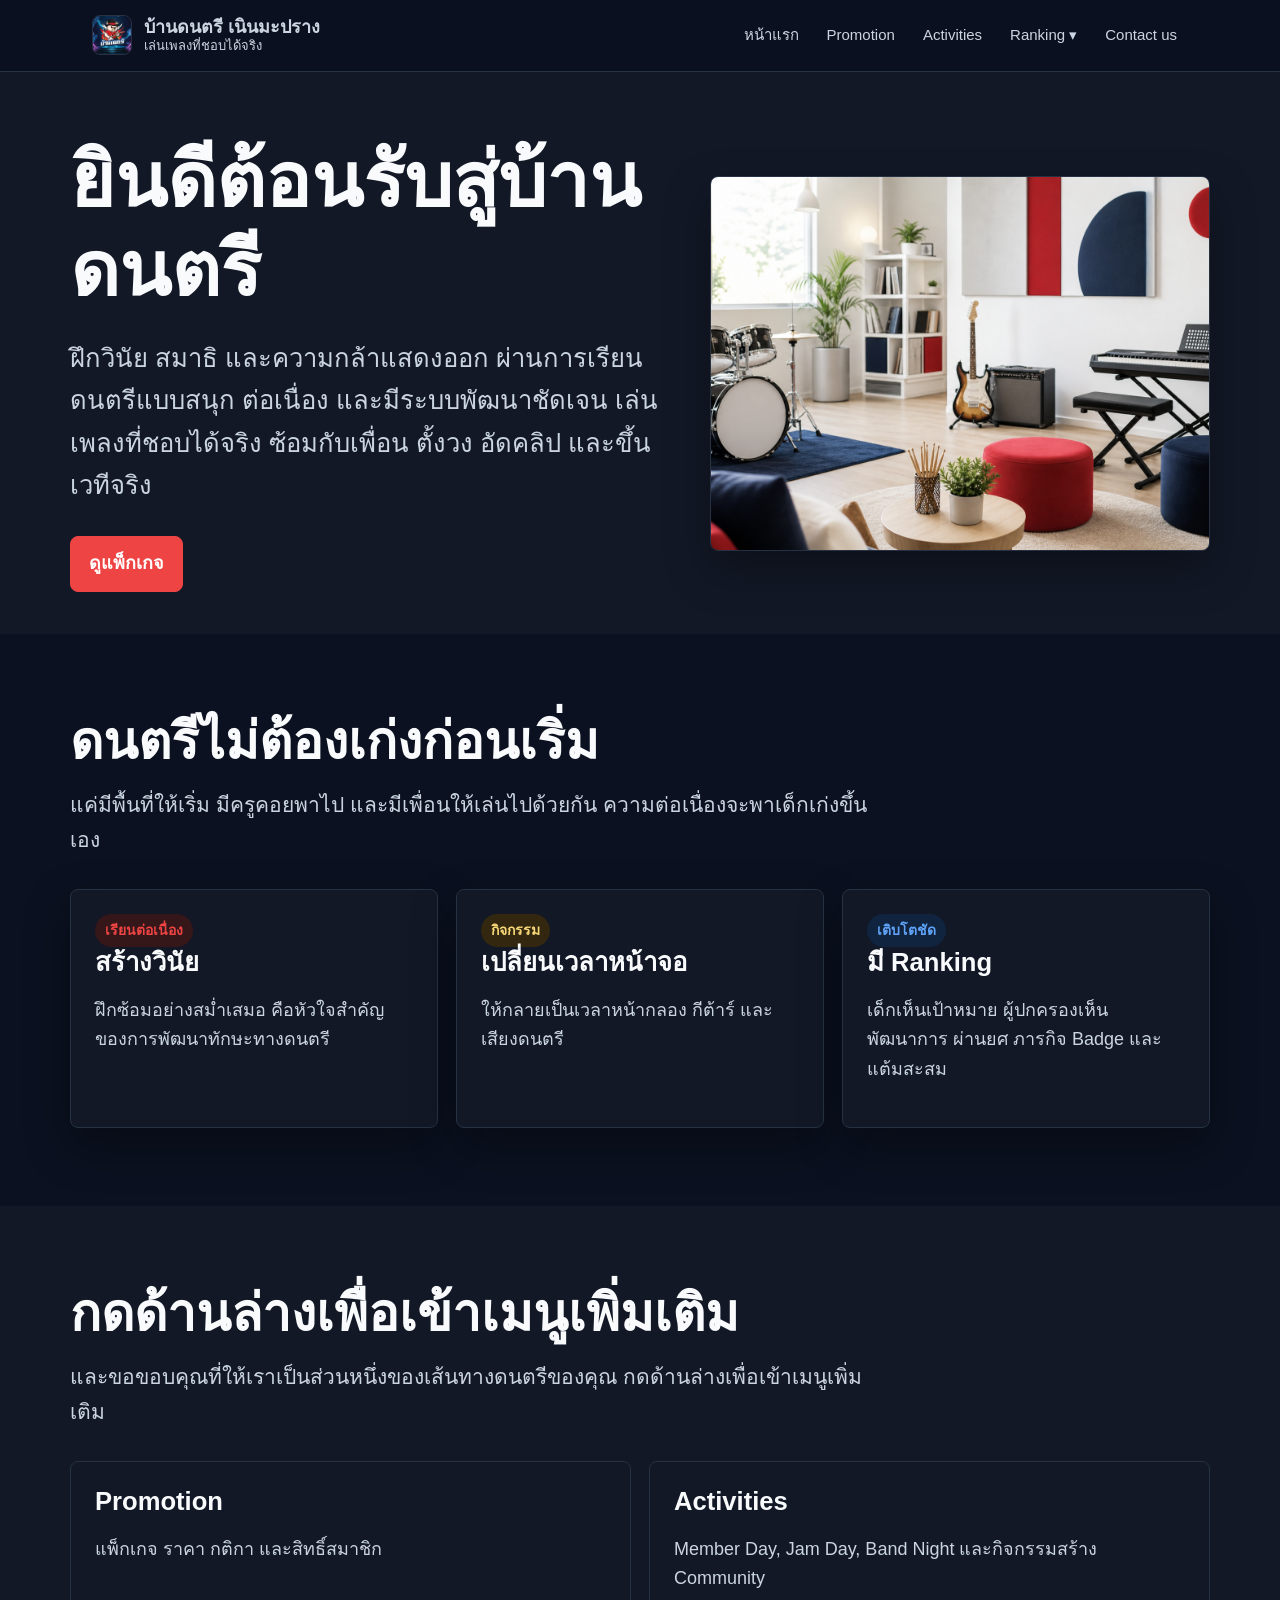
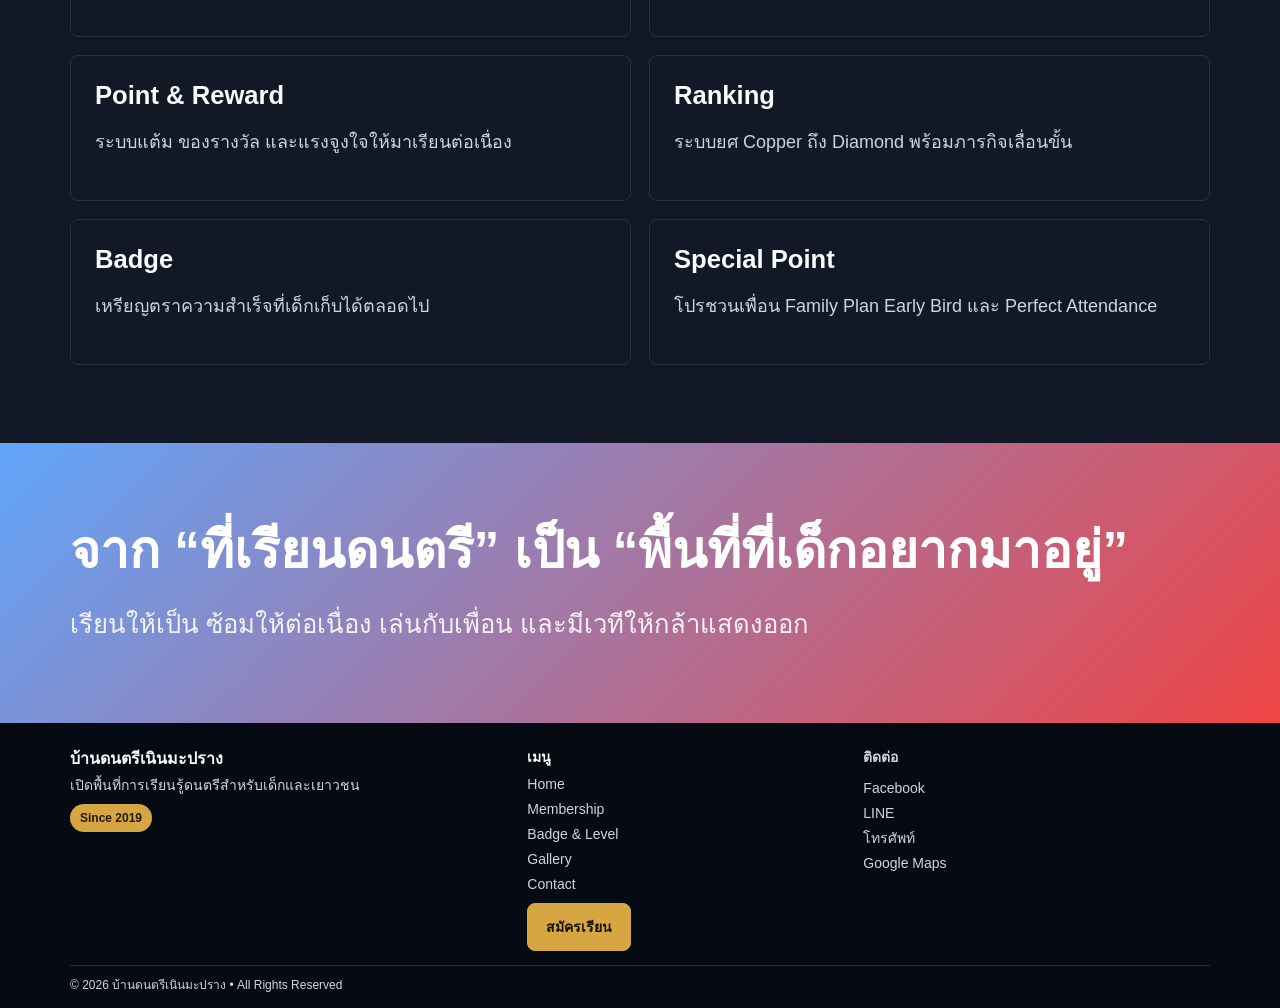
<file: index.html>
﻿<!doctype html>
<html lang="th">
  <head>
    <meta charset="utf-8">
    <meta name="viewport" content="width=device-width, initial-scale=1">
    <title>บ้านดนตรี เนินมะปราง | พื่นที่ดีดีสำหรับเด็กๆ </title>
    <meta name="description" content="เรียน ซ้อม เล่นจริง ขึ้นเวทีจริง ในที่เดียว ระบบสมาชิกบ้านดนตรี เนินมะปราง">
    <link rel="stylesheet" href="assets/styles.css">
  </head>
  <body>
    <header class="site-header">
      <nav class="nav" aria-label="เมนูหลัก">
        <a class="brand" href="index.html">
          <img class="brand-mark" src="assets/logo/logo.jpg" alt="โลโก้บ้านดนตรีเนินมะปราง">
          <span><strong>บ้านดนตรี เนินมะปราง</strong><span>เล่นเพลงที่ชอบได้จริง</span></span>
        </a>
        <button class="nav-toggle" type="button" aria-label="เปิดเมนู" aria-expanded="false">☰</button>
        <div class="nav-links">
  <a href="index.html">หน้าแรก</a>
  <a href="promotion.html">Promotion</a>
  <a href="activities.html">Activities</a>
  <div class="dropdown">
    <button class="dropdown-toggle" type="button" aria-expanded="false">Ranking ▾</button>
    <div class="dropdown-menu">
      <a href="point-reward.html">Point and Reward</a>
      <a href="ranking.html">Ranking</a>
      <a href="badge.html">Badge</a>
      <a href="special-point.html">Special Point</a>
    </div>
  </div>
  <a href="https://www.facebook.com/KruNad">Contact us</a>
</div></nav>
    </header>

    <main>
      <section class="hero">
        <div class="hero-grid">
          <div class="hero-copy">
            
            <h1>ยินดีต้อนรับสู่บ้านดนตรี</h1>
            <p class="lead">ฝึกวินัย สมาธิ และความกล้าแสดงออก
ผ่านการเรียนดนตรีแบบสนุก ต่อเนื่อง และมีระบบพัฒนาชัดเจน
เล่นเพลงที่ชอบได้จริง
ซ้อมกับเพื่อน ตั้งวง อัดคลิป และขึ้นเวทีจริง
</p>
            <div class="hero-actions">
              <a class="button" href="promotion.html">ดูแพ็กเกจ</a>
            </div>
          </div>
          <div class="hero-media">
            <img src="assets/music-room-hero.png" alt="ห้องดนตรีสว่างสะอาดพร้อมเครื่องดนตรีสำหรับเรียนและซ้อม">
          </div>
        </div>
      </section>

      <section class="section alt">
        <div class="container">
          <div class="section-head">
            <h2>ดนตรีไม่ต้องเก่งก่อนเริ่ม</h2>
            <p>แค่มีพื้นที่ให้เริ่ม มีครูคอยพาไป และมีเพื่อนให้เล่นไปด้วยกัน ความต่อเนื่องจะพาเด็กเก่งขึ้นเอง</p>
          </div>
          <div class="grid">
            <article class="card feature">
              <span class="tag red">เรียนต่อเนื่อง</span>
              <h3>สร้างวินัย</h3>
              <p>ฝึกซ้อมอย่างสม่ำเสมอ คือหัวใจสำคัญของการพัฒนาทักษะทางดนตรี</p>
            </article>
            <article class="card feature">
              <span class="tag gold">กิจกรรม</span>
              <h3>เปลี่ยนเวลาหน้าจอ</h3>
              <p>ให้กลายเป็นเวลาหน้ากลอง กีต้าร์ และเสียงดนตรี</p>
            </article>
            <article class="card feature">
              <span class="tag">เติบโตชัด</span>
              <h3>มี Ranking</h3>
              <p>เด็กเห็นเป้าหมาย ผู้ปกครองเห็นพัฒนาการ ผ่านยศ ภารกิจ Badge และแต้มสะสม</p>
            </article>
          </div>
        </div>
      </section>

      <section class="section">
        <div class="container">
          <div class="section-head">
            <h2>กดด้านล่างเพื่อเข้าเมนูเพิ่มเติม</h2>
            <p>และขอขอบคุณที่ให้เราเป็นส่วนหนึ่งของเส้นทางดนตรีของคุณ กดด้านล่างเพื่อเข้าเมนูเพิ่มเติม </p>
          </div>
          <div class="grid two">
            <a class="card" href="promotion.html"><h3>Promotion</h3><p>แพ็กเกจ ราคา กติกา และสิทธิ์สมาชิก</p></a>
            <a class="card" href="activities.html"><h3>Activities</h3><p>Member Day, Jam Day, Band Night และกิจกรรมสร้าง Community</p></a>
            <a class="card" href="point-reward.html"><h3>Point & Reward</h3><p>ระบบแต้ม ของรางวัล และแรงจูงใจให้มาเรียนต่อเนื่อง</p></a>
            <a class="card" href="ranking.html"><h3>Ranking</h3><p>ระบบยศ Copper ถึง Diamond พร้อมภารกิจเลื่อนขั้น</p></a>
            <a class="card" href="badge.html"><h3>Badge</h3><p>เหรียญตราความสำเร็จที่เด็กเก็บได้ตลอดไป</p></a>
            <a class="card" href="special-point.html"><h3>Special Point</h3><p>โปรชวนเพื่อน Family Plan Early Bird และ Perfect Attendance</p></a>
          </div>
        </div>
      </section>

      <section class="section quote-band">
        <div class="container">
          <h2>จาก “ที่เรียนดนตรี” เป็น “พื้นที่ที่เด็กอยากมาอยู่”</h2>
          <p class="lead">เรียนให้เป็น ซ้อมให้ต่อเนื่อง เล่นกับเพื่อน และมีเวทีให้กล้าแสดงออก</p>
        </div>
      </section>
    </main>

    <footer class="site-footer" id="contact-footer">
  <div class="footer-grid">
    <div class="footer-brand">
      <strong>บ้านดนตรีเนินมะปราง</strong>
      <p>เปิดพื้นที่การเรียนรู้ดนตรีสำหรับเด็กและเยาวชน</p>
      <span class="footer-since">Since 2019</span>
    </div>
    <div>
      <p class="footer-title">เมนู</p>
      <div class="footer-links">
        <a href="index.html">Home</a>
        <a href="promotion.html">Membership</a>
        <a href="ranking.html">Badge &amp; Level</a>
        <a href="activities.html">Gallery</a>
        <a href="#contact-footer">Contact</a>
      </div>
      <div class="footer-apply">
        <a class="button gold" href="promotion.html">สมัครเรียน</a>
      </div>
    </div>
    <div class="footer-contact">
      <p class="footer-title">ติดต่อ</p>
      <a href="https://www.facebook.com/KruNad">Facebook</a>
      <a href="#">LINE</a>
      <a href="tel:">โทรศัพท์</a>
      <a href="https://maps.app.goo.gl/mKaxBHQPnWAKDWCU8">Google Maps</a>
    </div>
  </div>
  <div class="footer-bottom">© 2026 บ้านดนตรีเนินมะปราง • All Rights Reserved</div>
</footer>
    <button class="to-top" type="button" aria-label="กลับขึ้นด้านบน">↑</button>
    <script src="assets/script.js"></script>
  </body>
</html>
</file>
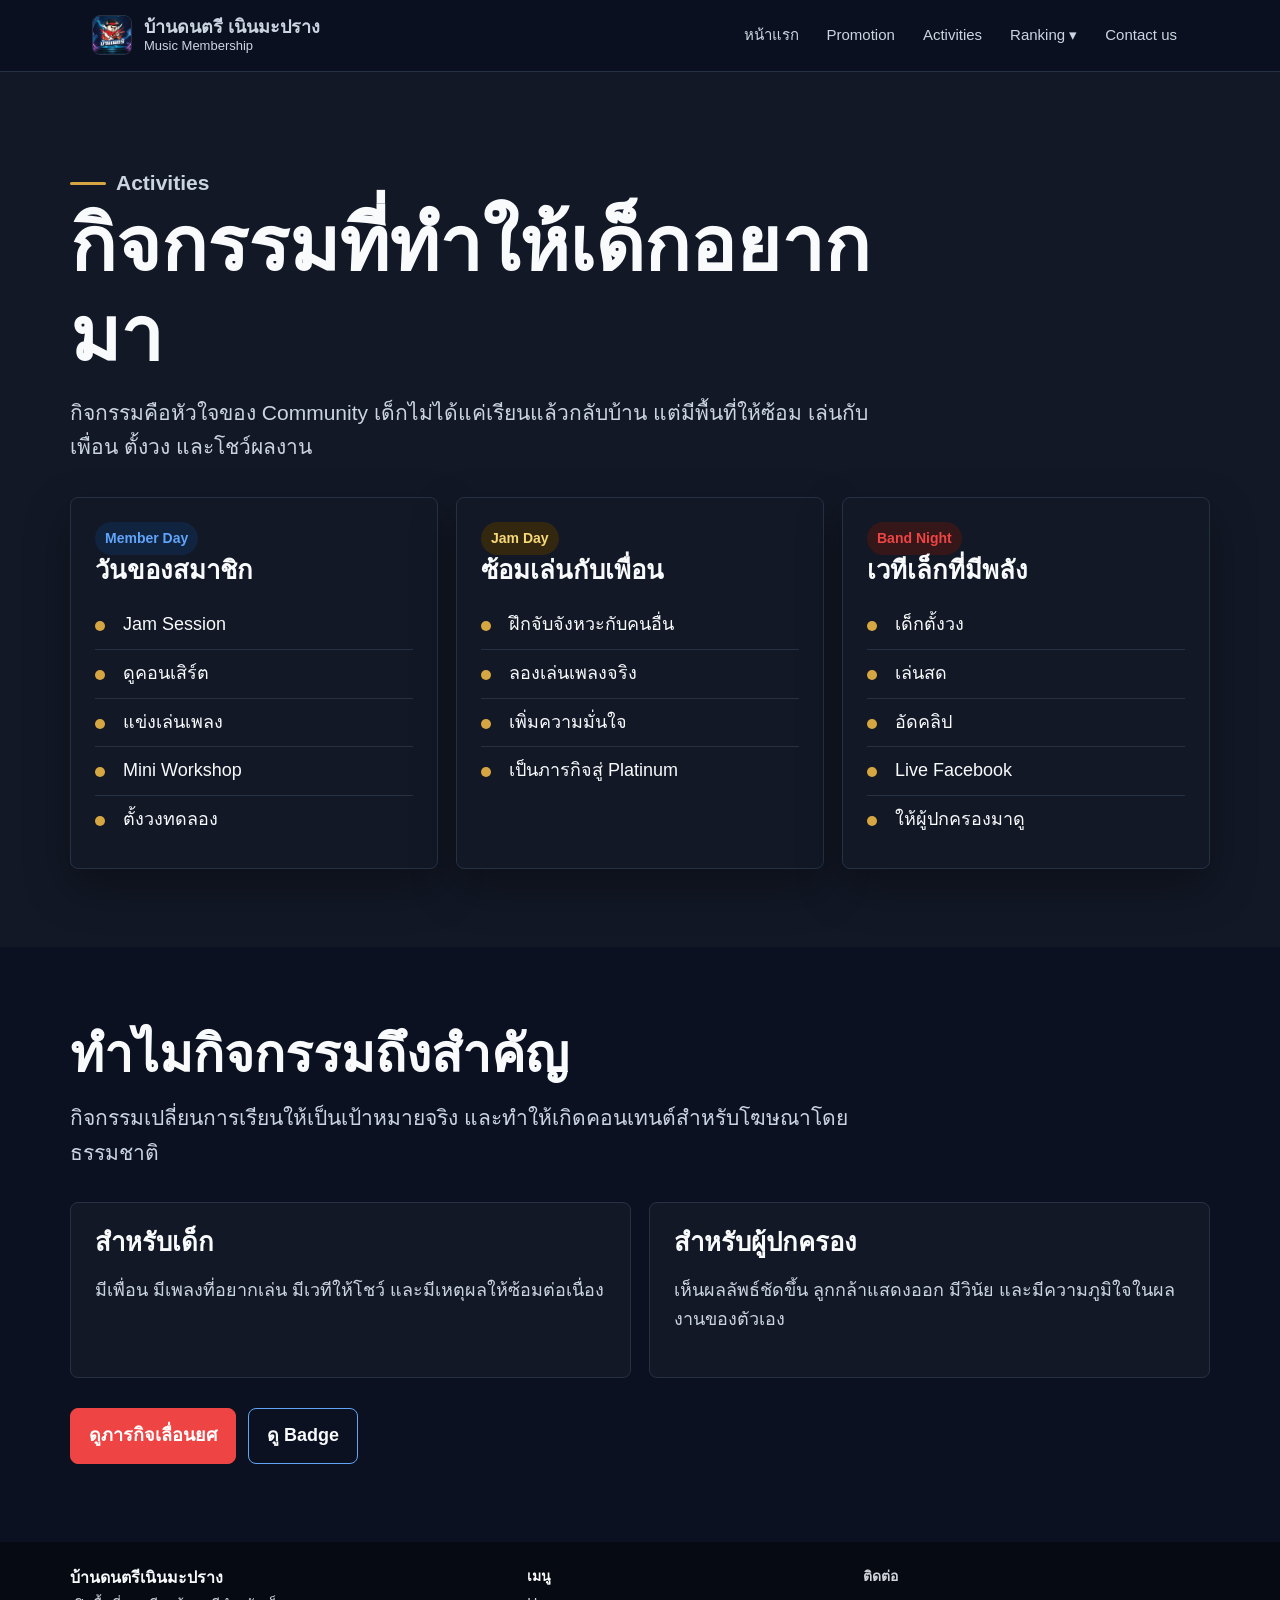
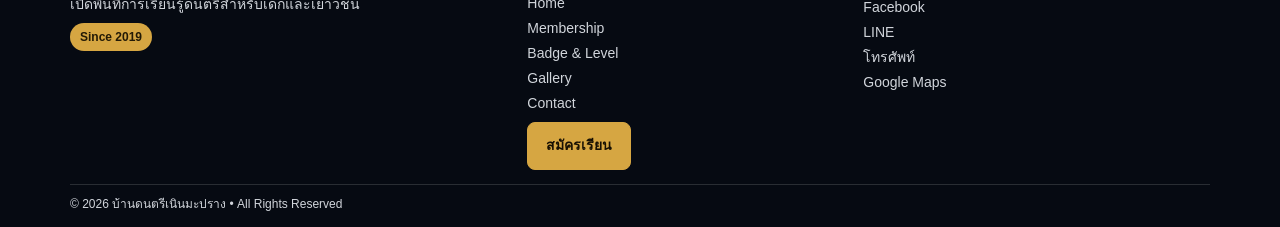
<file: activities.html>
﻿<!doctype html>
<html lang="th">
  <head>
    <meta charset="utf-8"><meta name="viewport" content="width=device-width, initial-scale=1">
    <title>Activities | บ้านดนตรี เนินมะปราง</title><link rel="stylesheet" href="assets/styles.css">
  </head>
  <body>
    <header class="site-header"><nav class="nav" aria-label="เมนูหลัก"><a class="brand" href="index.html"><img class="brand-mark" src="assets/logo/logo.jpg" alt="โลโก้บ้านดนตรีเนินมะปราง"><span><strong>บ้านดนตรี เนินมะปราง</strong><span>Music Membership</span></span></a><button class="nav-toggle" type="button" aria-label="เปิดเมนู" aria-expanded="false">☰</button><div class="nav-links">
  <a href="index.html">หน้าแรก</a>
  <a href="promotion.html">Promotion</a>
  <a href="activities.html">Activities</a>
  <div class="dropdown">
    <button class="dropdown-toggle" type="button" aria-expanded="false">Ranking ▾</button>
    <div class="dropdown-menu">
      <a href="point-reward.html">Point and Reward</a>
      <a href="ranking.html">Ranking</a>
      <a href="badge.html">Badge</a>
      <a href="special-point.html">Special Point</a>
    </div>
  </div>
  <a href="https://www.facebook.com/KruNad">Contact us</a>
</div></nav></header>
    <main>
      <section class="section">
        <div class="container">
          <div class="section-head"><p class="eyebrow">Activities</p><h1>กิจกรรมที่ทำให้เด็กอยากมา</h1><p>กิจกรรมคือหัวใจของ Community เด็กไม่ได้แค่เรียนแล้วกลับบ้าน แต่มีพื้นที่ให้ซ้อม เล่นกับเพื่อน ตั้งวง และโชว์ผลงาน</p></div>
          <div class="grid">
            <article class="card feature"><span class="tag">Member Day</span><h3>วันของสมาชิก</h3><ul class="list"><li>Jam Session</li><li>ดูคอนเสิร์ต</li><li>แข่งเล่นเพลง</li><li>Mini Workshop</li><li>ตั้งวงทดลอง</li></ul></article>
            <article class="card feature"><span class="tag gold">Jam Day</span><h3>ซ้อมเล่นกับเพื่อน</h3><ul class="list"><li>ฝึกจับจังหวะกับคนอื่น</li><li>ลองเล่นเพลงจริง</li><li>เพิ่มความมั่นใจ</li><li>เป็นภารกิจสู่ Platinum</li></ul></article>
            <article class="card feature"><span class="tag red">Band Night</span><h3>เวทีเล็กที่มีพลัง</h3><ul class="list"><li>เด็กตั้งวง</li><li>เล่นสด</li><li>อัดคลิป</li><li>Live Facebook</li><li>ให้ผู้ปกครองมาดู</li></ul></article>
          </div>
        </div>
      </section>
      <section class="section alt">
        <div class="container">
          <div class="section-head"><h2>ทำไมกิจกรรมถึงสำคัญ</h2><p>กิจกรรมเปลี่ยนการเรียนให้เป็นเป้าหมายจริง และทำให้เกิดคอนเทนต์สำหรับโฆษณาโดยธรรมชาติ</p></div>
          <div class="grid two">
            <article class="card"><h3>สำหรับเด็ก</h3><p>มีเพื่อน มีเพลงที่อยากเล่น มีเวทีให้โชว์ และมีเหตุผลให้ซ้อมต่อเนื่อง</p></article>
            <article class="card"><h3>สำหรับผู้ปกครอง</h3><p>เห็นผลลัพธ์ชัดขึ้น ลูกกล้าแสดงออก มีวินัย และมีความภูมิใจในผลงานของตัวเอง</p></article>
          </div>
          <div class="actions"><a class="button" href="ranking.html">ดูภารกิจเลื่อนยศ</a><a class="button secondary" href="badge.html">ดู Badge</a></div>
        </div>
      </section>
    </main>
    <footer class="site-footer" id="contact-footer">
  <div class="footer-grid">
    <div class="footer-brand">
      <strong>บ้านดนตรีเนินมะปราง</strong>
      <p>เปิดพื้นที่การเรียนรู้ดนตรีสำหรับเด็กและเยาวชน</p>
      <span class="footer-since">Since 2019</span>
    </div>
    <div>
      <p class="footer-title">เมนู</p>
      <div class="footer-links">
        <a href="index.html">Home</a>
        <a href="promotion.html">Membership</a>
        <a href="ranking.html">Badge &amp; Level</a>
        <a href="activities.html">Gallery</a>
        <a href="#contact-footer">Contact</a>
      </div>
      <div class="footer-apply">
        <a class="button gold" href="promotion.html">สมัครเรียน</a>
      </div>
    </div>
    <div class="footer-contact">
      <p class="footer-title">ติดต่อ</p>
      <a href="https://www.facebook.com/KruNad">Facebook</a>
      <a href="#">LINE</a>
      <a href="tel:">โทรศัพท์</a>
      <a href="https://maps.app.goo.gl/mKaxBHQPnWAKDWCU8">Google Maps</a>
    </div>
  </div>
  <div class="footer-bottom">© 2026 บ้านดนตรีเนินมะปราง • All Rights Reserved</div>
</footer>
    <button class="to-top" type="button" aria-label="กลับขึ้นด้านบน">↑</button><script src="assets/script.js"></script>
  </body>
</html>
</file>
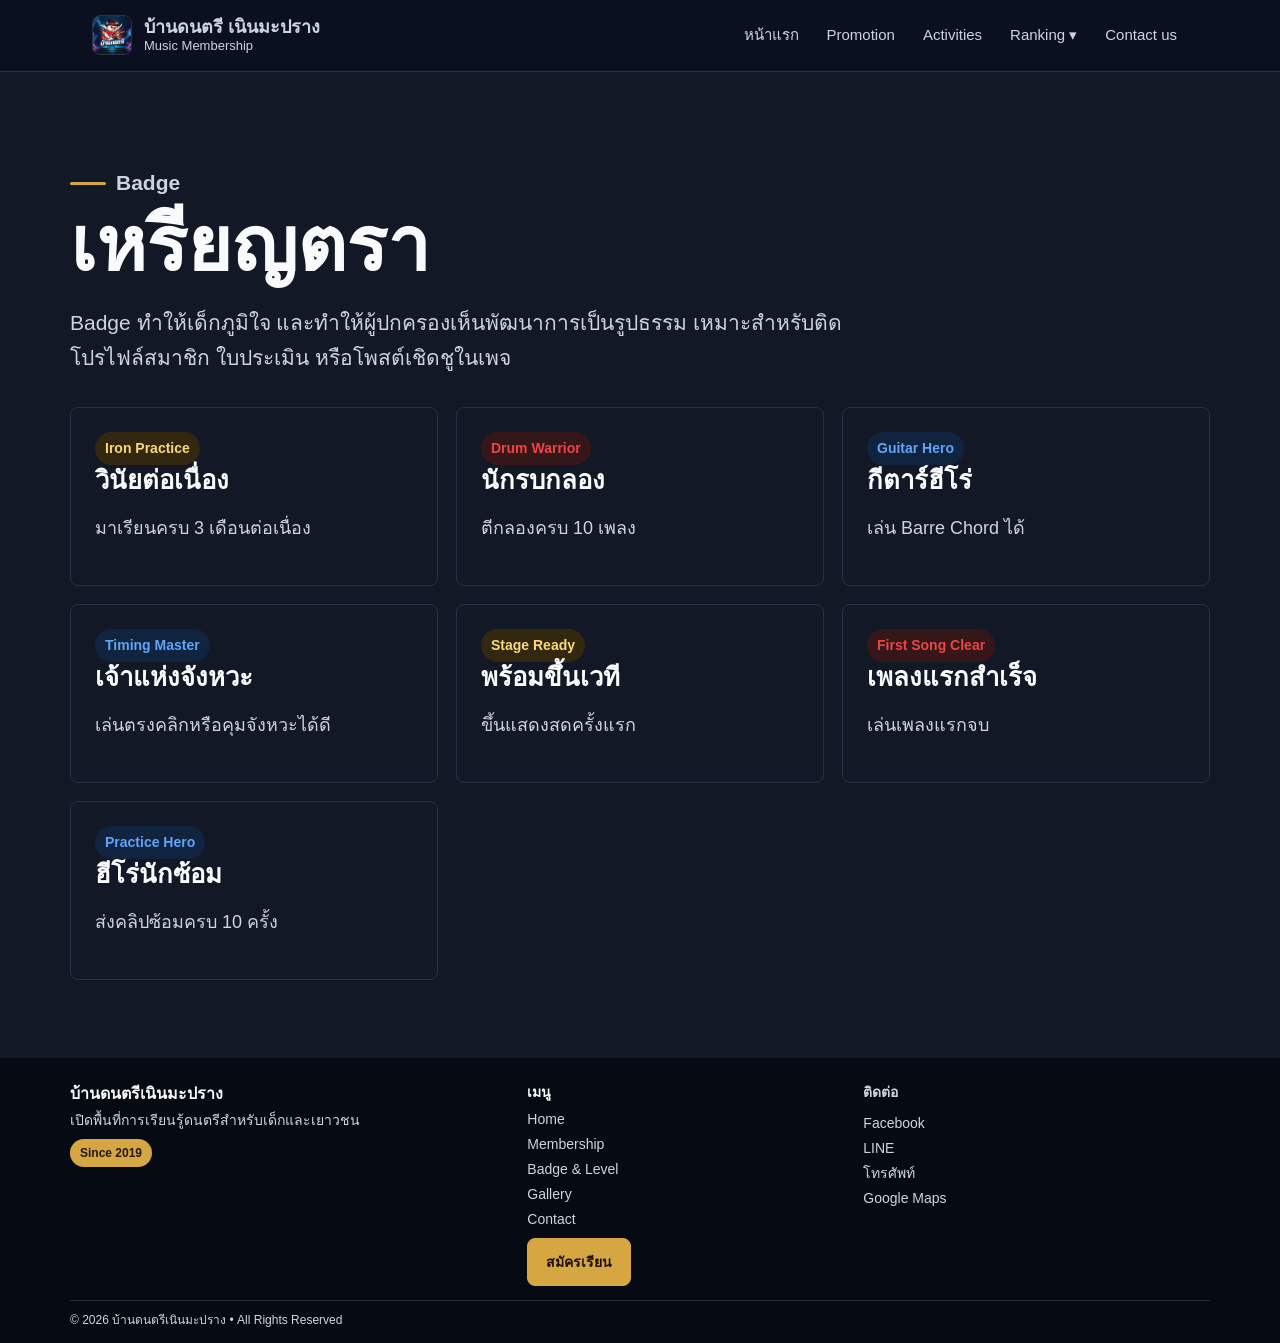
<file: badge.html>
﻿<!doctype html>
<html lang="th">
  <head><meta charset="utf-8"><meta name="viewport" content="width=device-width, initial-scale=1"><title>Badge | บ้านดนตรี เนินมะปราง</title><link rel="stylesheet" href="assets/styles.css"></head>
  <body>
    <header class="site-header"><nav class="nav" aria-label="เมนูหลัก"><a class="brand" href="index.html"><img class="brand-mark" src="assets/logo/logo.jpg" alt="โลโก้บ้านดนตรีเนินมะปราง"><span><strong>บ้านดนตรี เนินมะปราง</strong><span>Music Membership</span></span></a><button class="nav-toggle" type="button" aria-label="เปิดเมนู" aria-expanded="false">☰</button><div class="nav-links">
  <a href="index.html">หน้าแรก</a>
  <a href="promotion.html">Promotion</a>
  <a href="activities.html">Activities</a>
  <div class="dropdown">
    <button class="dropdown-toggle" type="button" aria-expanded="false">Ranking ▾</button>
    <div class="dropdown-menu">
      <a href="point-reward.html">Point and Reward</a>
      <a href="ranking.html">Ranking</a>
      <a href="badge.html">Badge</a>
      <a href="special-point.html">Special Point</a>
    </div>
  </div>
  <a href="https://www.facebook.com/KruNad">Contact us</a>
</div></nav></header>
    <main>
      <section class="section">
        <div class="container">
          <div class="section-head"><p class="eyebrow">Badge</p><h1>เหรียญตรา</h1><p>Badge ทำให้เด็กภูมิใจ และทำให้ผู้ปกครองเห็นพัฒนาการเป็นรูปธรรม เหมาะสำหรับติดโปรไฟล์สมาชิก ใบประเมิน หรือโพสต์เชิดชูในเพจ</p></div>
          <div class="grid">
            <article class="card"><span class="tag gold">Iron Practice</span><h3>วินัยต่อเนื่อง</h3><p>มาเรียนครบ 3 เดือนต่อเนื่อง</p></article>
            <article class="card"><span class="tag red">Drum Warrior</span><h3>นักรบกลอง</h3><p>ตีกลองครบ 10 เพลง</p></article>
            <article class="card"><span class="tag">Guitar Hero</span><h3>กีตาร์ฮีโร่</h3><p>เล่น Barre Chord ได้</p></article>
            <article class="card"><span class="tag">Timing Master</span><h3>เจ้าแห่งจังหวะ</h3><p>เล่นตรงคลิกหรือคุมจังหวะได้ดี</p></article>
            <article class="card"><span class="tag gold">Stage Ready</span><h3>พร้อมขึ้นเวที</h3><p>ขึ้นแสดงสดครั้งแรก</p></article>
            <article class="card"><span class="tag red">First Song Clear</span><h3>เพลงแรกสำเร็จ</h3><p>เล่นเพลงแรกจบ</p></article>
            <article class="card"><span class="tag">Practice Hero</span><h3>ฮีโร่นักซ้อม</h3><p>ส่งคลิปซ้อมครบ 10 ครั้ง</p></article>
          </div>
        </div>
      </section>
     <!-- <section class="section alt">
        <div class="container"><div class="section-head"><h2>ใช้ Badge ยังไงให้เวิร์ก</h2><p>ประกาศทุกสิ้นเดือน ให้เด็กถ่ายรูปถือ Badge หรือใบรับรองเล็กๆ แล้วโพสต์ลงเพจ พร้อมแท็กผู้ปกครองเมื่อได้รับอนุญาต</p></div><div class="actions"><a class="button" href="ranking.html">ดูระบบ Ranking</a><a class="button secondary" href="activities.html">ดูกิจกรรม</a></div></div>
      </section> -->
    </main>
    <footer class="site-footer" id="contact-footer">
  <div class="footer-grid">
    <div class="footer-brand">
      <strong>บ้านดนตรีเนินมะปราง</strong>
      <p>เปิดพื้นที่การเรียนรู้ดนตรีสำหรับเด็กและเยาวชน</p>
      <span class="footer-since">Since 2019</span>
    </div>
    <div>
      <p class="footer-title">เมนู</p>
      <div class="footer-links">
        <a href="index.html">Home</a>
        <a href="promotion.html">Membership</a>
        <a href="ranking.html">Badge &amp; Level</a>
        <a href="activities.html">Gallery</a>
        <a href="#contact-footer">Contact</a>
      </div>
      <div class="footer-apply">
        <a class="button gold" href="promotion.html">สมัครเรียน</a>
      </div>
    </div>
    <div class="footer-contact">
      <p class="footer-title">ติดต่อ</p>
      <a href="https://www.facebook.com/KruNad">Facebook</a>
      <a href="#">LINE</a>
      <a href="tel:">โทรศัพท์</a>
      <a href="https://maps.app.goo.gl/mKaxBHQPnWAKDWCU8">Google Maps</a>
    </div>
  </div>
  <div class="footer-bottom">© 2026 บ้านดนตรีเนินมะปราง • All Rights Reserved</div>
</footer>
    <button class="to-top" type="button" aria-label="กลับขึ้นด้านบน">↑</button><script src="assets/script.js"></script>
  </body>
</html>
</file>
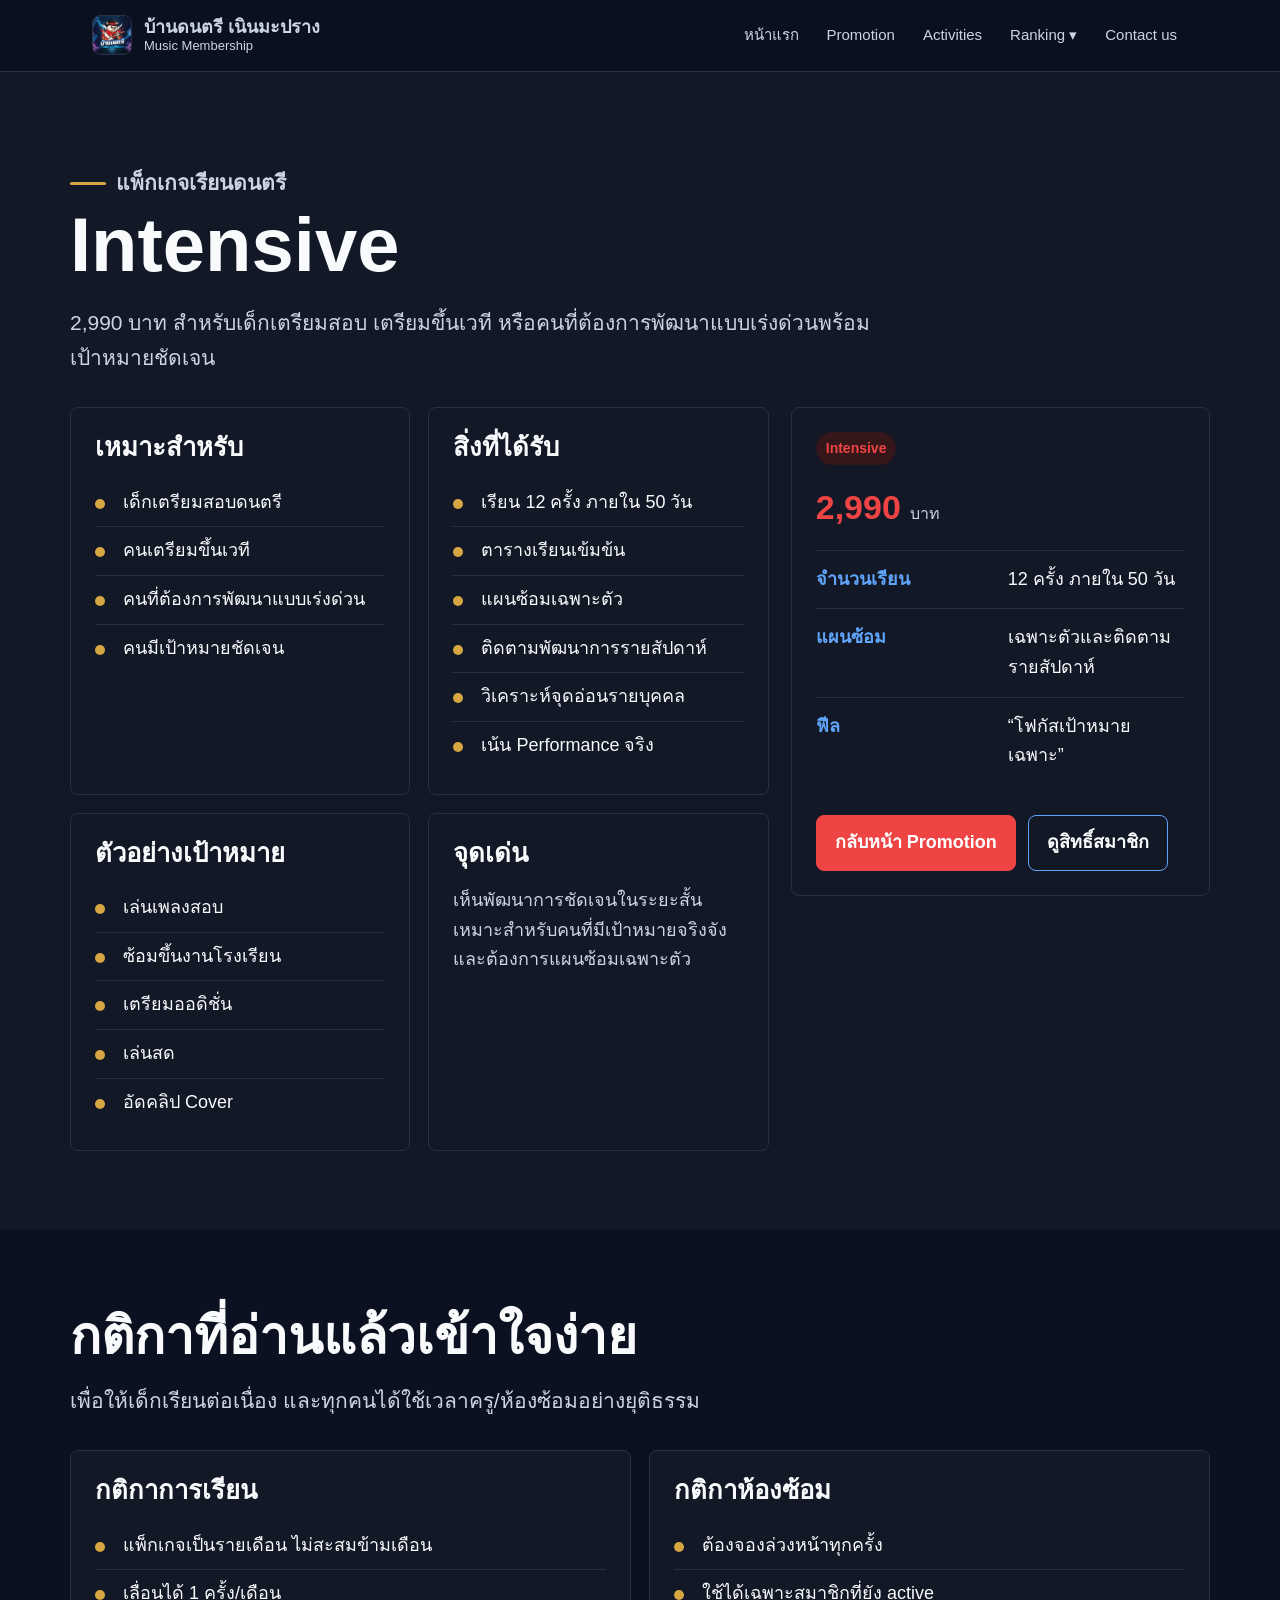
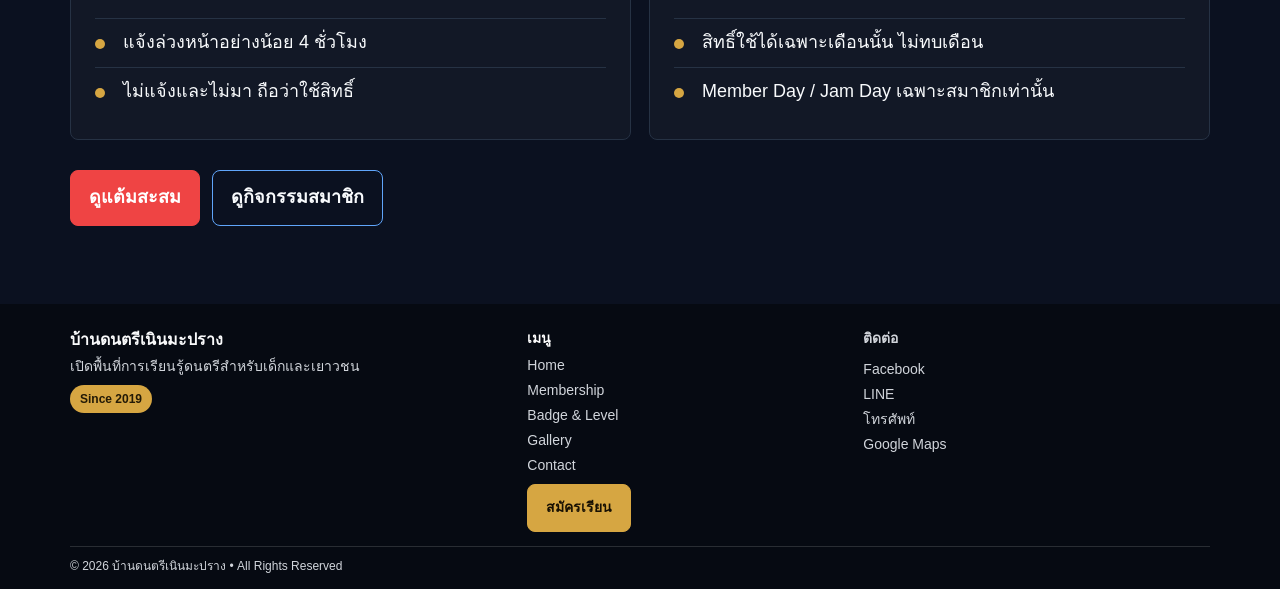
<file: Intensive.html>
﻿<!doctype html>
<html lang="th">
  <head><meta charset="utf-8"><meta name="viewport" content="width=device-width, initial-scale=1"><title>Intensive | บ้านดนตรี เนินมะปราง</title><link rel="stylesheet" href="assets/styles.css"></head>
  <body>
    <header class="site-header"><nav class="nav" aria-label="เมนูหลัก"><a class="brand" href="index.html"><img class="brand-mark" src="assets/logo/logo.jpg" alt="โลโก้บ้านดนตรีเนินมะปราง"><span><strong>บ้านดนตรี เนินมะปราง</strong><span>Music Membership</span></span></a><button class="nav-toggle" type="button" aria-label="เปิดเมนู" aria-expanded="false">☰</button><div class="nav-links">
  <a href="index.html">หน้าแรก</a>
  <a href="promotion.html">Promotion</a>
  <a href="activities.html">Activities</a>
  <div class="dropdown">
    <button class="dropdown-toggle" type="button" aria-expanded="false">Ranking ▾</button>
    <div class="dropdown-menu">
      <a href="point-reward.html">Point and Reward</a>
      <a href="ranking.html">Ranking</a>
      <a href="badge.html">Badge</a>
      <a href="special-point.html">Special Point</a>
    </div>
  </div>
  <a href="https://www.facebook.com/KruNad">Contact us</a>
</div></nav></header>
    <main><section class="section"><div class="container"><div class="section-head"><p class="eyebrow">แพ็กเกจเรียนดนตรี</p><h1>Intensive</h1><p>2,990 บาท สำหรับเด็กเตรียมสอบ เตรียมขึ้นเวที หรือคนที่ต้องการพัฒนาแบบเร่งด่วนพร้อมเป้าหมายชัดเจน</p></div>
      <div class="detail-layout">
        <div class="grid two">
          <article class="card"><h3>เหมาะสำหรับ</h3><ul class="list"><li>เด็กเตรียมสอบดนตรี</li><li>คนเตรียมขึ้นเวที</li><li>คนที่ต้องการพัฒนาแบบเร่งด่วน</li><li>คนมีเป้าหมายชัดเจน</li></ul></article>
          <article class="card"><h3>สิ่งที่ได้รับ</h3><ul class="list"><li>เรียน 12 ครั้ง ภายใน 50 วัน</li><li>ตารางเรียนเข้มข้น</li><li>แผนซ้อมเฉพาะตัว</li><li>ติดตามพัฒนาการรายสัปดาห์</li><li>วิเคราะห์จุดอ่อนรายบุคคล</li><li>เน้น Performance จริง</li></ul></article>
          <article class="card"><h3>ตัวอย่างเป้าหมาย</h3><ul class="list"><li>เล่นเพลงสอบ</li><li>ซ้อมขึ้นงานโรงเรียน</li><li>เตรียมออดิชั่น</li><li>เล่นสด</li><li>อัดคลิป Cover</li></ul></article>
          <article class="card"><h3>จุดเด่น</h3><p>เห็นพัฒนาการชัดเจนในระยะสั้น เหมาะสำหรับคนที่มีเป้าหมายจริงจังและต้องการแผนซ้อมเฉพาะตัว</p></article>
        </div>
        <aside class="card detail-panel"><span class="tag red">Intensive</span><div class="price">2,990 <small>บาท</small></div><div class="summary-row"><strong>จำนวนเรียน</strong><span>12 ครั้ง ภายใน 50 วัน</span></div><div class="summary-row"><strong>แผนซ้อม</strong><span>เฉพาะตัวและติดตามรายสัปดาห์</span></div><div class="summary-row"><strong>ฟีล</strong><span>“โฟกัสเป้าหมายเฉพาะ”</span></div><div class="actions"><a class="button" href="promotion.html">กลับหน้า Promotion</a><a class="button secondary" href="point-reward.html">ดูสิทธิ์สมาชิก</a></div></aside>
      </div></div></section>
         <section class="section alt">
        <div class="container">
          <div class="section-head">
            <h2>กติกาที่อ่านแล้วเข้าใจง่าย</h2>
            <p>เพื่อให้เด็กเรียนต่อเนื่อง และทุกคนได้ใช้เวลาครู/ห้องซ้อมอย่างยุติธรรม</p>
          </div>
          <div class="grid two">
            <article class="card"><h3>กติกาการเรียน</h3><ul class="list"><li>แพ็กเกจเป็นรายเดือน ไม่สะสมข้ามเดือน</li><li>เลื่อนได้ 1 ครั้ง/เดือน</li><li>แจ้งล่วงหน้าอย่างน้อย 4 ชั่วโมง</li><li>ไม่แจ้งและไม่มา ถือว่าใช้สิทธิ์</li></ul></article>
            <article class="card"><h3>กติกาห้องซ้อม</h3><ul class="list"><li>ต้องจองล่วงหน้าทุกครั้ง</li><li>ใช้ได้เฉพาะสมาชิกที่ยัง active</li><li>สิทธิ์ใช้ได้เฉพาะเดือนนั้น ไม่ทบเดือน</li><li>Member Day / Jam Day เฉพาะสมาชิกเท่านั้น</li></ul></article>
          </div>
          <div class="actions"><a class="button" href="point-reward.html">ดูแต้มสะสม</a><a class="button secondary" href="activities.html">ดูกิจกรรมสมาชิก</a></div>
        </div>
      </section></main>
    <footer class="site-footer" id="contact-footer">
  <div class="footer-grid">
    <div class="footer-brand">
      <strong>บ้านดนตรีเนินมะปราง</strong>
      <p>เปิดพื้นที่การเรียนรู้ดนตรีสำหรับเด็กและเยาวชน</p>
      <span class="footer-since">Since 2019</span>
    </div>
    <div>
      <p class="footer-title">เมนู</p>
      <div class="footer-links">
        <a href="index.html">Home</a>
        <a href="promotion.html">Membership</a>
        <a href="ranking.html">Badge &amp; Level</a>
        <a href="activities.html">Gallery</a>
        <a href="#contact-footer">Contact</a>
      </div>
      <div class="footer-apply">
        <a class="button gold" href="promotion.html">สมัครเรียน</a>
      </div>
    </div>
    <div class="footer-contact">
      <p class="footer-title">ติดต่อ</p>
      <a href="https://www.facebook.com/KruNad">Facebook</a>
      <a href="#">LINE</a>
      <a href="tel:">โทรศัพท์</a>
      <a href="https://maps.app.goo.gl/mKaxBHQPnWAKDWCU8">Google Maps</a>
    </div>
  </div>
  <div class="footer-bottom">© 2026 บ้านดนตรีเนินมะปราง • All Rights Reserved</div>
</footer><button class="to-top" type="button" aria-label="กลับขึ้นด้านบน">↑</button><script src="assets/script.js"></script>
  </body>
</html>
</file>
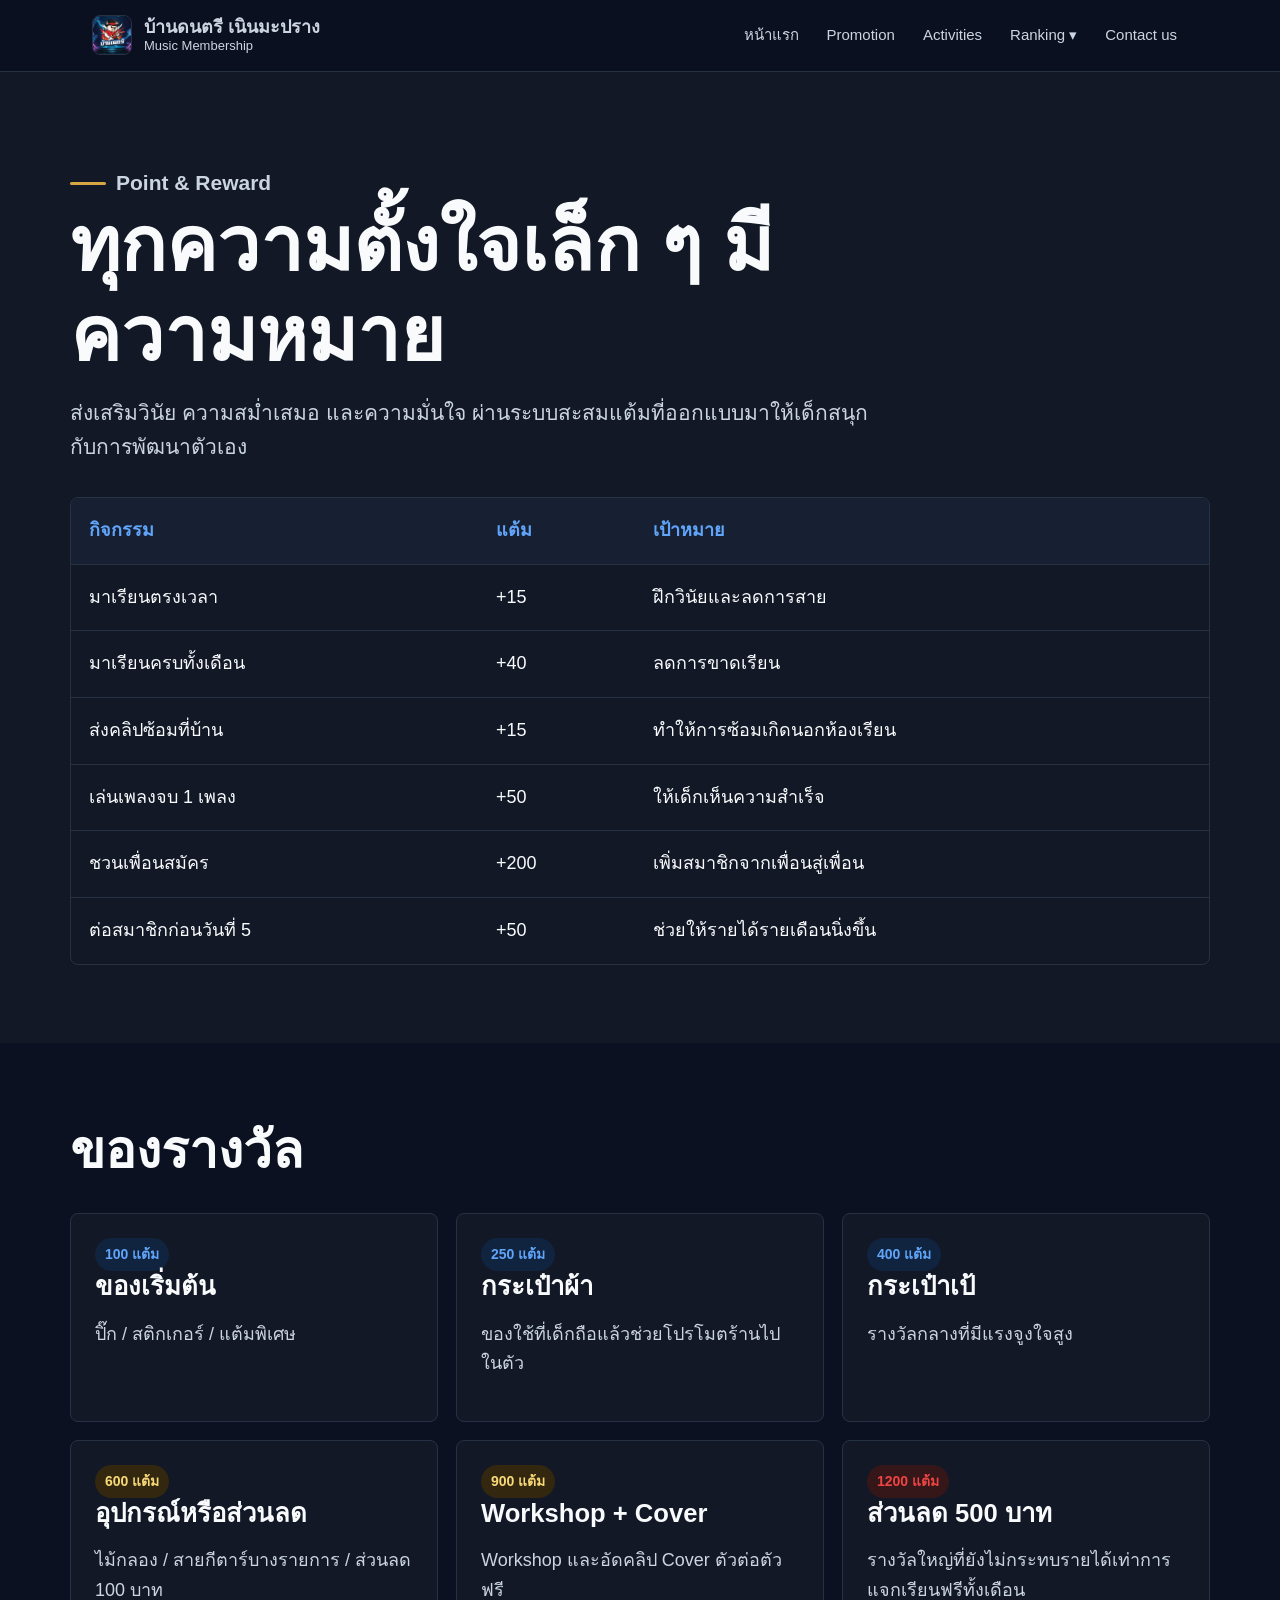
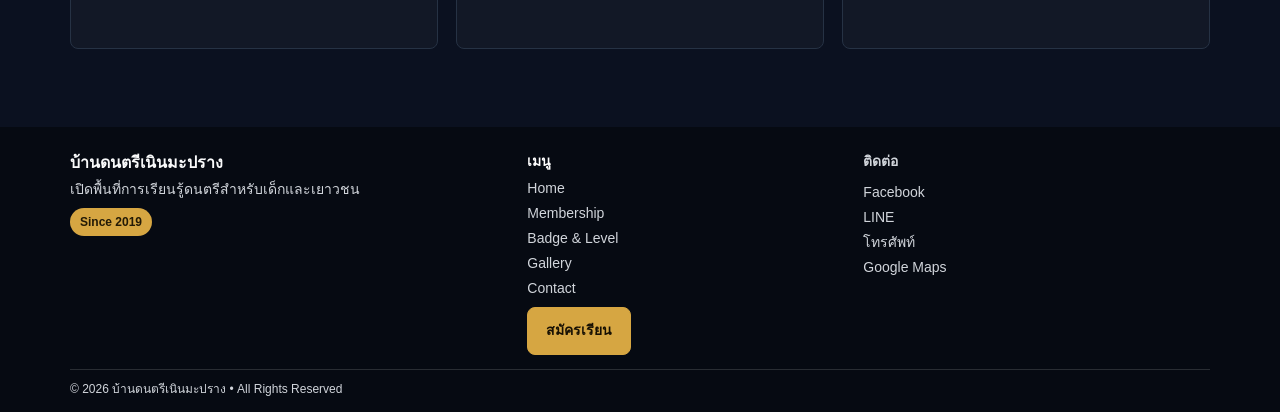
<file: point-reward.html>
﻿<!doctype html>
<html lang="th">
  <head><meta charset="utf-8"><meta name="viewport" content="width=device-width, initial-scale=1"><title>Point & Reward | บ้านดนตรี เนินมะปราง</title><link rel="stylesheet" href="assets/styles.css"></head>
  <body>
    <header class="site-header"><nav class="nav" aria-label="เมนูหลัก"><a class="brand" href="index.html"><img class="brand-mark" src="assets/logo/logo.jpg" alt="โลโก้บ้านดนตรีเนินมะปราง"><span><strong>บ้านดนตรี เนินมะปราง</strong><span>Music Membership</span></span></a><button class="nav-toggle" type="button" aria-label="เปิดเมนู" aria-expanded="false">☰</button><div class="nav-links">
  <a href="index.html">หน้าแรก</a>
  <a href="promotion.html">Promotion</a>
  <a href="activities.html">Activities</a>
  <div class="dropdown">
    <button class="dropdown-toggle" type="button" aria-expanded="false">Ranking ▾</button>
    <div class="dropdown-menu">
      <a href="point-reward.html">Point and Reward</a>
      <a href="ranking.html">Ranking</a>
      <a href="badge.html">Badge</a>
      <a href="special-point.html">Special Point</a>
    </div>
  </div>
  <a href="https://www.facebook.com/KruNad">Contact us</a>
</div></nav></header>
    <main>
      <section class="section">
        <div class="container">
          <div class="section-head"><p class="eyebrow">Point & Reward</p><h1>ทุกความตั้งใจเล็ก ๆ มีความหมาย</h1><p>ส่งเสริมวินัย ความสม่ำเสมอ และความมั่นใจ
ผ่านระบบสะสมแต้มที่ออกแบบมาให้เด็กสนุกกับการพัฒนาตัวเอง</p></div>
          <div class="table-wrap"><table><thead><tr><th>กิจกรรม</th><th>แต้ม</th><th>เป้าหมาย</th></tr></thead><tbody><tr><td>มาเรียนตรงเวลา</td><td>+15</td><td>ฝึกวินัยและลดการสาย</td></tr><tr><td>มาเรียนครบทั้งเดือน</td><td>+40</td><td>ลดการขาดเรียน</td></tr><tr><td>ส่งคลิปซ้อมที่บ้าน</td><td>+15</td><td>ทำให้การซ้อมเกิดนอกห้องเรียน</td></tr><tr><td>เล่นเพลงจบ 1 เพลง</td><td>+50</td><td>ให้เด็กเห็นความสำเร็จ</td></tr><tr><td>ชวนเพื่อนสมัคร</td><td>+200</td><td>เพิ่มสมาชิกจากเพื่อนสู่เพื่อน</td></tr><tr><td>ต่อสมาชิกก่อนวันที่ 5</td><td>+50</td><td>ช่วยให้รายได้รายเดือนนิ่งขึ้น</td></tr></tbody></table></div>
        </div>
      </section>
      <section class="section alt">
        <div class="container">
          <div class="section-head"><h2>ของรางวัล</h2>
            
           <p></p></div>
          <div class="grid">
            <article class="card"><span class="tag">100 แต้ม</span><h3>ของเริ่มต้น</h3><p>ปิ๊ก / สติกเกอร์ / แต้มพิเศษ</p></article>
            <article class="card"><span class="tag">250 แต้ม</span><h3>กระเป๋าผ้า</h3><p>ของใช้ที่เด็กถือแล้วช่วยโปรโมตร้านไปในตัว</p></article>
            <article class="card"><span class="tag">400 แต้ม</span><h3>กระเป๋าเป้</h3><p>รางวัลกลางที่มีแรงจูงใจสูง</p></article>
            <article class="card"><span class="tag gold">600 แต้ม</span><h3>อุปกรณ์หรือส่วนลด</h3><p>ไม้กลอง / สายกีตาร์บางรายการ / ส่วนลด 100 บาท</p></article>
            <article class="card"><span class="tag gold">900 แต้ม</span><h3>Workshop + Cover</h3><p>Workshop และอัดคลิป Cover ตัวต่อตัวฟรี</p></article>
            <article class="card"><span class="tag red">1200 แต้ม</span><h3>ส่วนลด 500 บาท</h3><p>รางวัลใหญ่ที่ยังไม่กระทบรายได้เท่าการแจกเรียนฟรีทั้งเดือน</p></article>
          </div>
        </div>
      </section>
    </main>
    <footer class="site-footer" id="contact-footer">
  <div class="footer-grid">
    <div class="footer-brand">
      <strong>บ้านดนตรีเนินมะปราง</strong>
      <p>เปิดพื้นที่การเรียนรู้ดนตรีสำหรับเด็กและเยาวชน</p>
      <span class="footer-since">Since 2019</span>
    </div>
    <div>
      <p class="footer-title">เมนู</p>
      <div class="footer-links">
        <a href="index.html">Home</a>
        <a href="promotion.html">Membership</a>
        <a href="ranking.html">Badge &amp; Level</a>
        <a href="activities.html">Gallery</a>
        <a href="#contact-footer">Contact</a>
      </div>
      <div class="footer-apply">
        <a class="button gold" href="promotion.html">สมัครเรียน</a>
      </div>
    </div>
    <div class="footer-contact">
      <p class="footer-title">ติดต่อ</p>
      <a href="https://www.facebook.com/KruNad">Facebook</a>
      <a href="#">LINE</a>
      <a href="tel:">โทรศัพท์</a>
      <a href="https://maps.app.goo.gl/mKaxBHQPnWAKDWCU8">Google Maps</a>
    </div>
  </div>
  <div class="footer-bottom">© 2026 บ้านดนตรีเนินมะปราง • All Rights Reserved</div>
</footer>
    <button class="to-top" type="button" aria-label="กลับขึ้นด้านบน">↑</button><script src="assets/script.js"></script>
  </body>
</html>
</file>
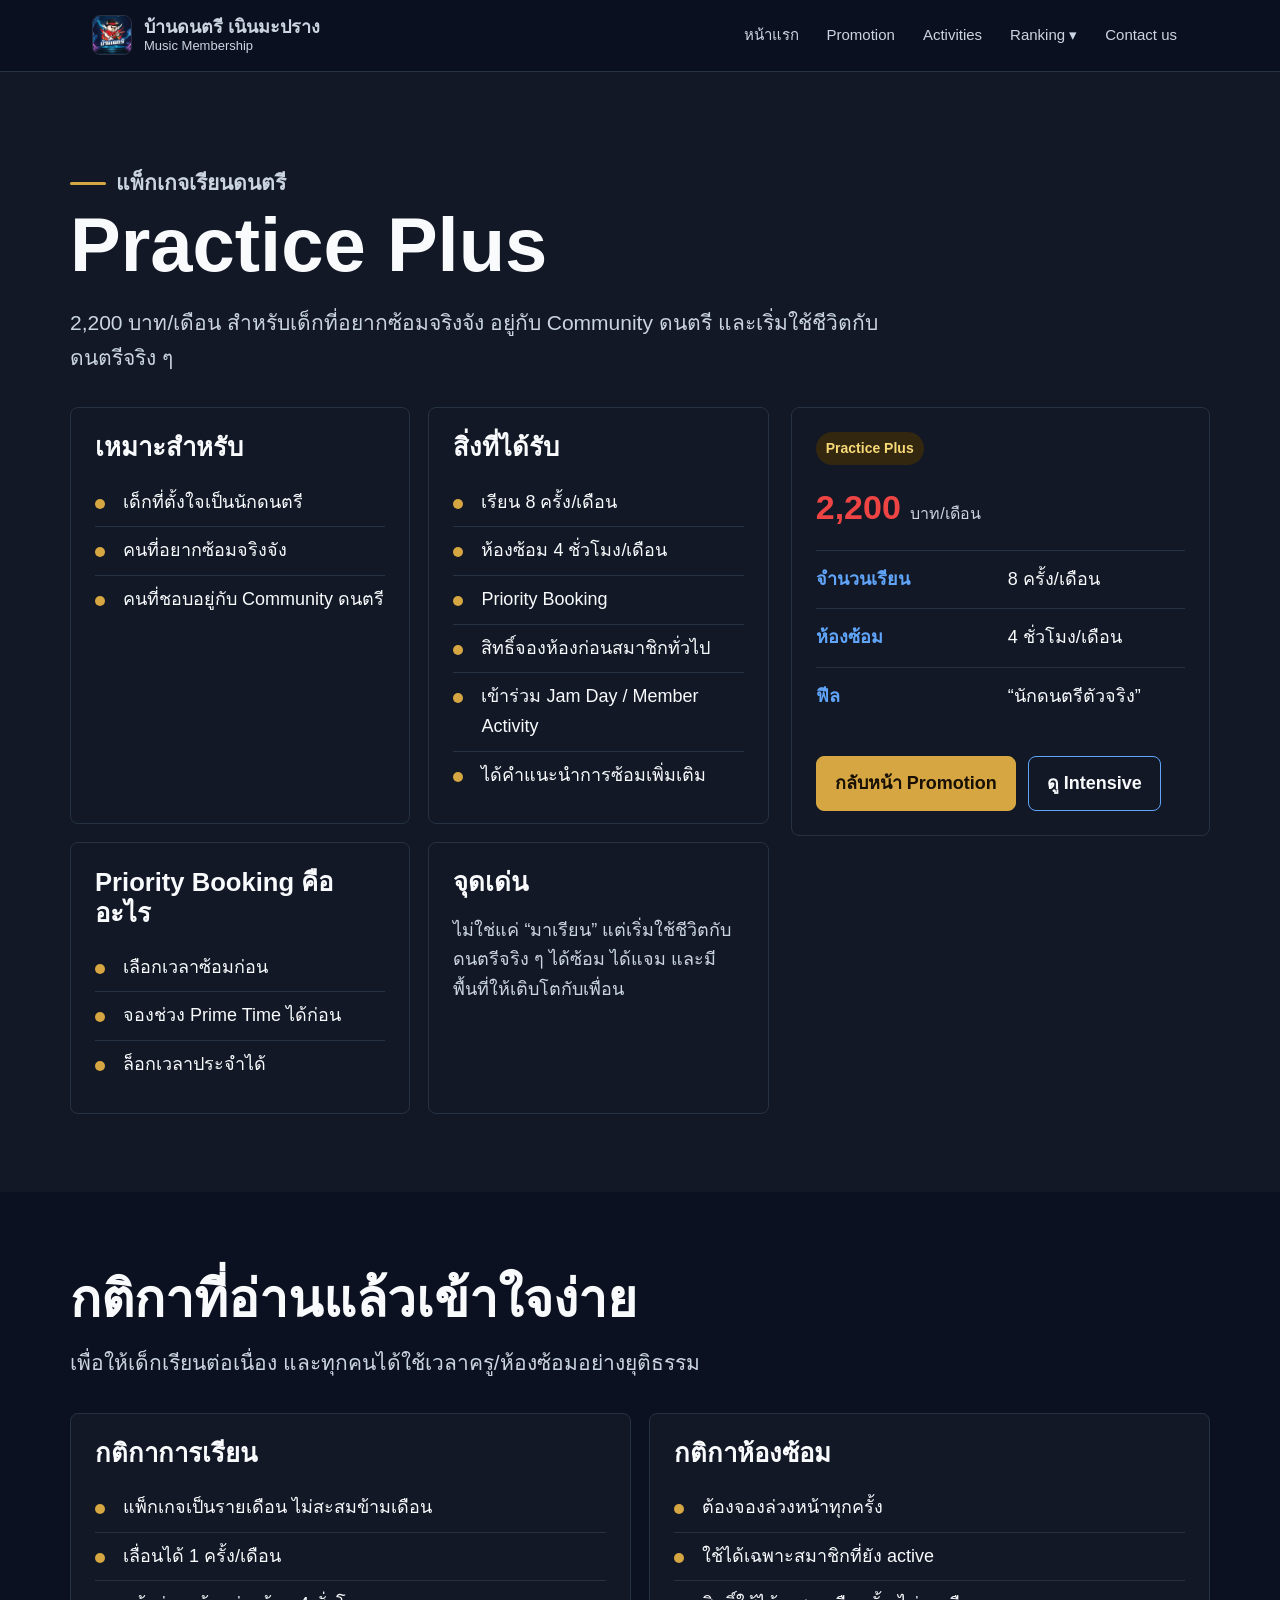
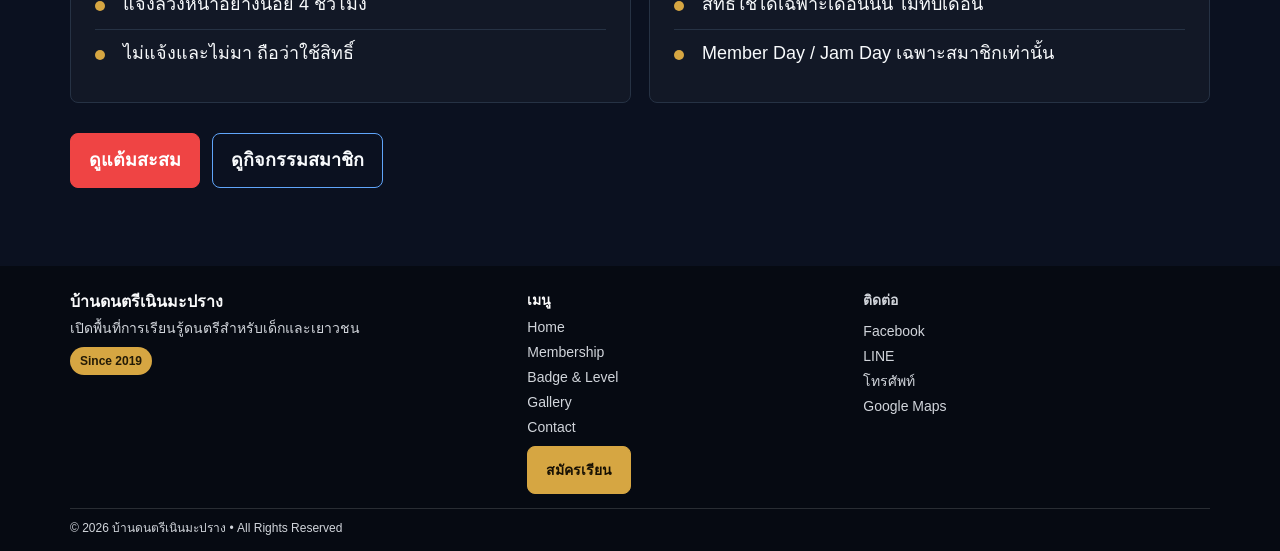
<file: Practics_plus.html>
﻿<!doctype html>
<html lang="th">
  <head><meta charset="utf-8"><meta name="viewport" content="width=device-width, initial-scale=1"><title>Practice Plus | บ้านดนตรี เนินมะปราง</title><link rel="stylesheet" href="assets/styles.css"></head>
  <body>
    <header class="site-header"><nav class="nav" aria-label="เมนูหลัก"><a class="brand" href="index.html"><img class="brand-mark" src="assets/logo/logo.jpg" alt="โลโก้บ้านดนตรีเนินมะปราง"><span><strong>บ้านดนตรี เนินมะปราง</strong><span>Music Membership</span></span></a><button class="nav-toggle" type="button" aria-label="เปิดเมนู" aria-expanded="false">☰</button><div class="nav-links">
  <a href="index.html">หน้าแรก</a>
  <a href="promotion.html">Promotion</a>
  <a href="activities.html">Activities</a>
  <div class="dropdown">
    <button class="dropdown-toggle" type="button" aria-expanded="false">Ranking ▾</button>
    <div class="dropdown-menu">
      <a href="point-reward.html">Point and Reward</a>
      <a href="ranking.html">Ranking</a>
      <a href="badge.html">Badge</a>
      <a href="special-point.html">Special Point</a>
    </div>
  </div>
  <a href="https://www.facebook.com/KruNad">Contact us</a>
</div></nav></header>
    <main><section class="section"><div class="container"><div class="section-head"><p class="eyebrow">แพ็กเกจเรียนดนตรี</p><h1>Practice Plus</h1><p>2,200 บาท/เดือน สำหรับเด็กที่อยากซ้อมจริงจัง อยู่กับ Community ดนตรี และเริ่มใช้ชีวิตกับดนตรีจริง ๆ</p></div>
      <div class="detail-layout">
        <div class="grid two">
          <article class="card"><h3>เหมาะสำหรับ</h3><ul class="list"><li>เด็กที่ตั้งใจเป็นนักดนตรี</li><li>คนที่อยากซ้อมจริงจัง</li><li>คนที่ชอบอยู่กับ Community ดนตรี</li></ul></article>
          <article class="card"><h3>สิ่งที่ได้รับ</h3><ul class="list"><li>เรียน 8 ครั้ง/เดือน</li><li>ห้องซ้อม 4 ชั่วโมง/เดือน</li><li>Priority Booking</li><li>สิทธิ์จองห้องก่อนสมาชิกทั่วไป</li><li>เข้าร่วม Jam Day / Member Activity</li><li>ได้คำแนะนำการซ้อมเพิ่มเติม</li></ul></article>
          <article class="card"><h3>Priority Booking คืออะไร</h3><ul class="list"><li>เลือกเวลาซ้อมก่อน</li><li>จองช่วง Prime Time ได้ก่อน</li><li>ล็อกเวลาประจำได้</li></ul></article>
          <article class="card"><h3>จุดเด่น</h3><p>ไม่ใช่แค่ “มาเรียน” แต่เริ่มใช้ชีวิตกับดนตรีจริง ๆ ได้ซ้อม ได้แจม และมีพื้นที่ให้เติบโตกับเพื่อน</p></article>
        </div>
        <aside class="card detail-panel"><span class="tag gold">Practice Plus</span><div class="price">2,200 <small>บาท/เดือน</small></div><div class="summary-row"><strong>จำนวนเรียน</strong><span>8 ครั้ง/เดือน</span></div><div class="summary-row"><strong>ห้องซ้อม</strong><span>4 ชั่วโมง/เดือน</span></div><div class="summary-row"><strong>ฟีล</strong><span>“นักดนตรีตัวจริง”</span></div><div class="actions"><a class="button gold" href="promotion.html">กลับหน้า Promotion</a><a class="button secondary" href="Intensive.html">ดู Intensive</a></div></aside>
      </div></div></section>
         <section class="section alt">
        <div class="container">
          <div class="section-head">
            <h2>กติกาที่อ่านแล้วเข้าใจง่าย</h2>
            <p>เพื่อให้เด็กเรียนต่อเนื่อง และทุกคนได้ใช้เวลาครู/ห้องซ้อมอย่างยุติธรรม</p>
          </div>
          <div class="grid two">
            <article class="card"><h3>กติกาการเรียน</h3><ul class="list"><li>แพ็กเกจเป็นรายเดือน ไม่สะสมข้ามเดือน</li><li>เลื่อนได้ 1 ครั้ง/เดือน</li><li>แจ้งล่วงหน้าอย่างน้อย 4 ชั่วโมง</li><li>ไม่แจ้งและไม่มา ถือว่าใช้สิทธิ์</li></ul></article>
            <article class="card"><h3>กติกาห้องซ้อม</h3><ul class="list"><li>ต้องจองล่วงหน้าทุกครั้ง</li><li>ใช้ได้เฉพาะสมาชิกที่ยัง active</li><li>สิทธิ์ใช้ได้เฉพาะเดือนนั้น ไม่ทบเดือน</li><li>Member Day / Jam Day เฉพาะสมาชิกเท่านั้น</li></ul></article>
          </div>
          <div class="actions"><a class="button" href="point-reward.html">ดูแต้มสะสม</a><a class="button secondary" href="activities.html">ดูกิจกรรมสมาชิก</a></div>
        </div>
      </section></main>
    <footer class="site-footer" id="contact-footer">
  <div class="footer-grid">
    <div class="footer-brand">
      <strong>บ้านดนตรีเนินมะปราง</strong>
      <p>เปิดพื้นที่การเรียนรู้ดนตรีสำหรับเด็กและเยาวชน</p>
      <span class="footer-since">Since 2019</span>
    </div>
    <div>
      <p class="footer-title">เมนู</p>
      <div class="footer-links">
        <a href="index.html">Home</a>
        <a href="promotion.html">Membership</a>
        <a href="ranking.html">Badge &amp; Level</a>
        <a href="activities.html">Gallery</a>
        <a href="#contact-footer">Contact</a>
      </div>
      <div class="footer-apply">
        <a class="button gold" href="promotion.html">สมัครเรียน</a>
      </div>
    </div>
    <div class="footer-contact">
      <p class="footer-title">ติดต่อ</p>
      <a href="https://www.facebook.com/KruNad">Facebook</a>
      <a href="#">LINE</a>
      <a href="tel:">โทรศัพท์</a>
      <a href="https://maps.app.goo.gl/mKaxBHQPnWAKDWCU8">Google Maps</a>
    </div>
  </div>
  <div class="footer-bottom">© 2026 บ้านดนตรีเนินมะปราง • All Rights Reserved</div>
</footer><button class="to-top" type="button" aria-label="กลับขึ้นด้านบน">↑</button><script src="assets/script.js"></script>
  </body>
</html>
</file>
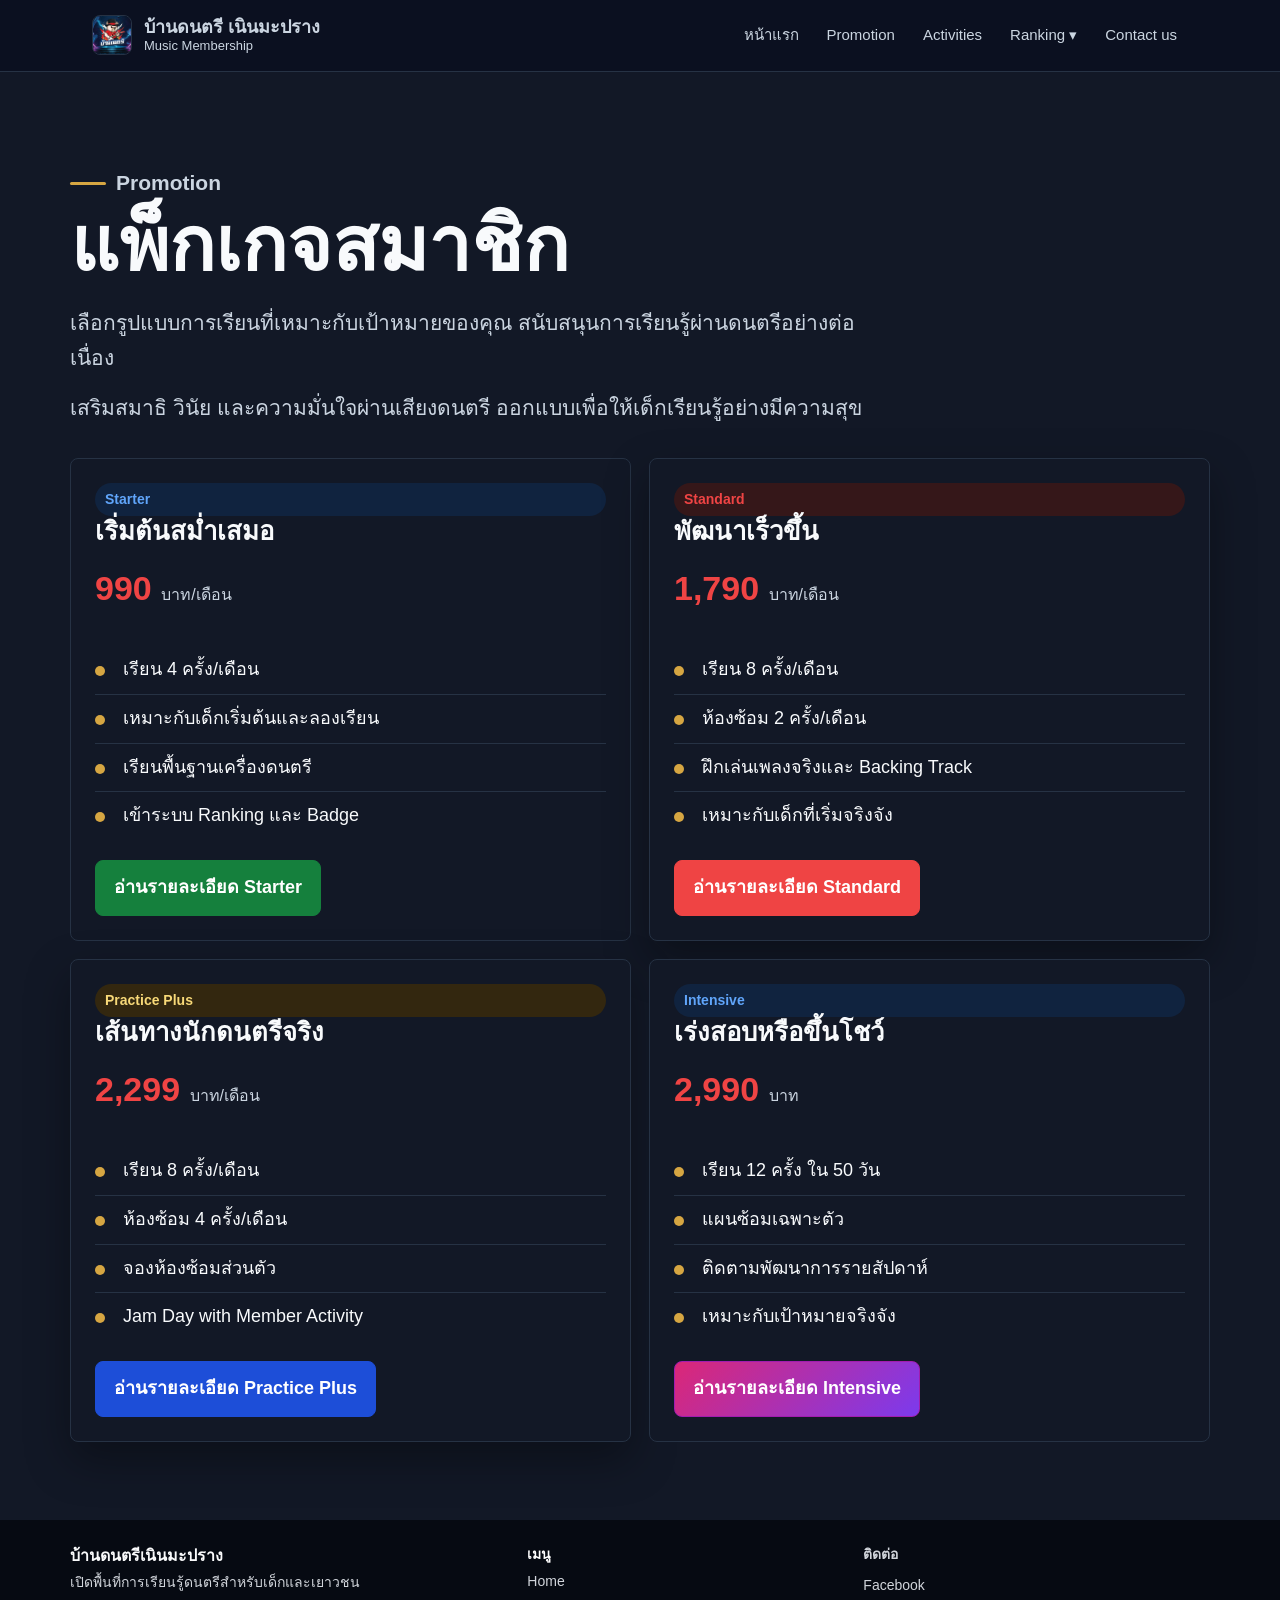
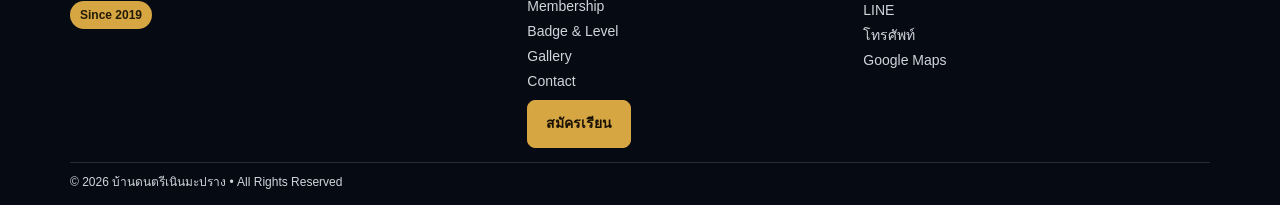
<file: promotion.html>
﻿<!doctype html>
<html lang="th">
  <head>
    <meta charset="utf-8">
    <meta name="viewport" content="width=device-width, initial-scale=1">
    <title>Promotion | บ้านดนตรี เนินมะปราง</title>
    <link rel="stylesheet" href="assets/styles.css">
  </head>
  <body>
    <header class="site-header">
      <nav class="nav" aria-label="เมนูหลัก">
        <a class="brand" href="index.html"><img class="brand-mark" src="assets/logo/logo.jpg" alt="โลโก้บ้านดนตรีเนินมะปราง"><span><strong>บ้านดนตรี เนินมะปราง</strong><span>Music Membership</span></span></a>
        <button class="nav-toggle" type="button" aria-label="เปิดเมนู" aria-expanded="false">☰</button>
        <div class="nav-links">
  <a href="index.html">หน้าแรก</a>
  <a href="promotion.html">Promotion</a>
  <a href="activities.html">Activities</a>
  <div class="dropdown">
    <button class="dropdown-toggle" type="button" aria-expanded="false">Ranking ▾</button>
    <div class="dropdown-menu">
      <a href="point-reward.html">Point and Reward</a>
      <a href="ranking.html">Ranking</a>
      <a href="badge.html">Badge</a>
      <a href="special-point.html">Special Point</a>
    </div>
  </div>
  <a href="https://www.facebook.com/KruNad">Contact us</a>
</div></nav>
    </header>
    <main>
      <section class="section">
        <div class="container">
          <div class="section-head">
            <p class="eyebrow">Promotion</p>
            <h1>แพ็กเกจสมาชิก</h1>
            <p>เลือกรูปแบบการเรียนที่เหมาะกับเป้าหมายของคุณ สนับสนุนการเรียนรู้ผ่านดนตรีอย่างต่อเนื่อง</p>
            <p>เสริมสมาธิ วินัย และความมั่นใจผ่านเสียงดนตรี ออกแบบเพื่อให้เด็กเรียนรู้อย่างมีความสุข</p>
          </div>
          <div class="promo-grid">
            <article class="card promo-card">
              <span class="tag">Starter</span>
              <h3>เริ่มต้นสม่ำเสมอ</h3>
              <div class="price">990 <small>บาท/เดือน</small></div>
              <ul class="list"><li>เรียน 4 ครั้ง/เดือน</li><li>เหมาะกับเด็กเริ่มต้นและลองเรียน</li><li>เรียนพื้นฐานเครื่องดนตรี</li><li>เข้าระบบ Ranking และ Badge</li></ul>
              <a class="button green" href="Starter.html">อ่านรายละเอียด Starter</a>
            </article>
            <article class="card feature promo-card">
              <span class="tag red">Standard</span>
              <h3>พัฒนาเร็วขึ้น</h3>
              <div class="price">1,790 <small>บาท/เดือน</small></div>
              <ul class="list"><li>เรียน 8 ครั้ง/เดือน</li><li>ห้องซ้อม 2 ครั้ง/เดือน</li><li>ฝึกเล่นเพลงจริงและ Backing Track</li><li>เหมาะกับเด็กที่เริ่มจริงจัง</li></ul>
              <a class="button" href="Standard.html">อ่านรายละเอียด Standard</a>
            </article>
            <article class="card feature promo-card">
              <span class="tag gold">Practice Plus</span>
              <h3>เส้นทางนักดนตรีจริง</h3>
              <div class="price">2,299 <small>บาท/เดือน</small></div>
              <ul class="list"><li>เรียน 8 ครั้ง/เดือน</li><li>ห้องซ้อม 4 ครั้ง/เดือน</li><li>จองห้องซ้อมส่วนตัว</li><li> Jam Day with Member Activity</li></ul>
              <a class="button blue" href="Practics_plus.html">อ่านรายละเอียด Practice Plus</a>
            </article>
            <article class="card promo-card">
              <span class="tag">Intensive</span>
              <h3>เร่งสอบหรือขึ้นโชว์</h3>
              <div class="price">2,990 <small>บาท</small></div>
              <ul class="list"><li>เรียน 12 ครั้ง ใน 50 วัน</li><li>แผนซ้อมเฉพาะตัว</li><li>ติดตามพัฒนาการรายสัปดาห์</li><li>เหมาะกับเป้าหมายจริงจัง</li></ul>
              <a class="button pink-purple" href="Intensive.html">อ่านรายละเอียด Intensive</a>
            </article>
          </div>
        </div>
      </section>
 
    </main>
    <footer class="site-footer" id="contact-footer">
  <div class="footer-grid">
    <div class="footer-brand">
      <strong>บ้านดนตรีเนินมะปราง</strong>
      <p>เปิดพื้นที่การเรียนรู้ดนตรีสำหรับเด็กและเยาวชน</p>
      <span class="footer-since">Since 2019</span>
    </div>
    <div>
      <p class="footer-title">เมนู</p>
      <div class="footer-links">
        <a href="index.html">Home</a>
        <a href="promotion.html">Membership</a>
        <a href="ranking.html">Badge &amp; Level</a>
        <a href="activities.html">Gallery</a>
        <a href="#contact-footer">Contact</a>
      </div>
      <div class="footer-apply">
        <a class="button gold" href="promotion.html">สมัครเรียน</a>
      </div>
    </div>
    <div class="footer-contact">
      <p class="footer-title">ติดต่อ</p>
      <a href="https://www.facebook.com/KruNad">Facebook</a>
      <a href="#">LINE</a>
      <a href="tel:">โทรศัพท์</a>
      <a href="https://maps.app.goo.gl/mKaxBHQPnWAKDWCU8">Google Maps</a>
    </div>
  </div>
  <div class="footer-bottom">© 2026 บ้านดนตรีเนินมะปราง • All Rights Reserved</div>
</footer>
    <button class="to-top" type="button" aria-label="กลับขึ้นด้านบน">↑</button><script src="assets/script.js"></script>
  </body>
</html>
</file>
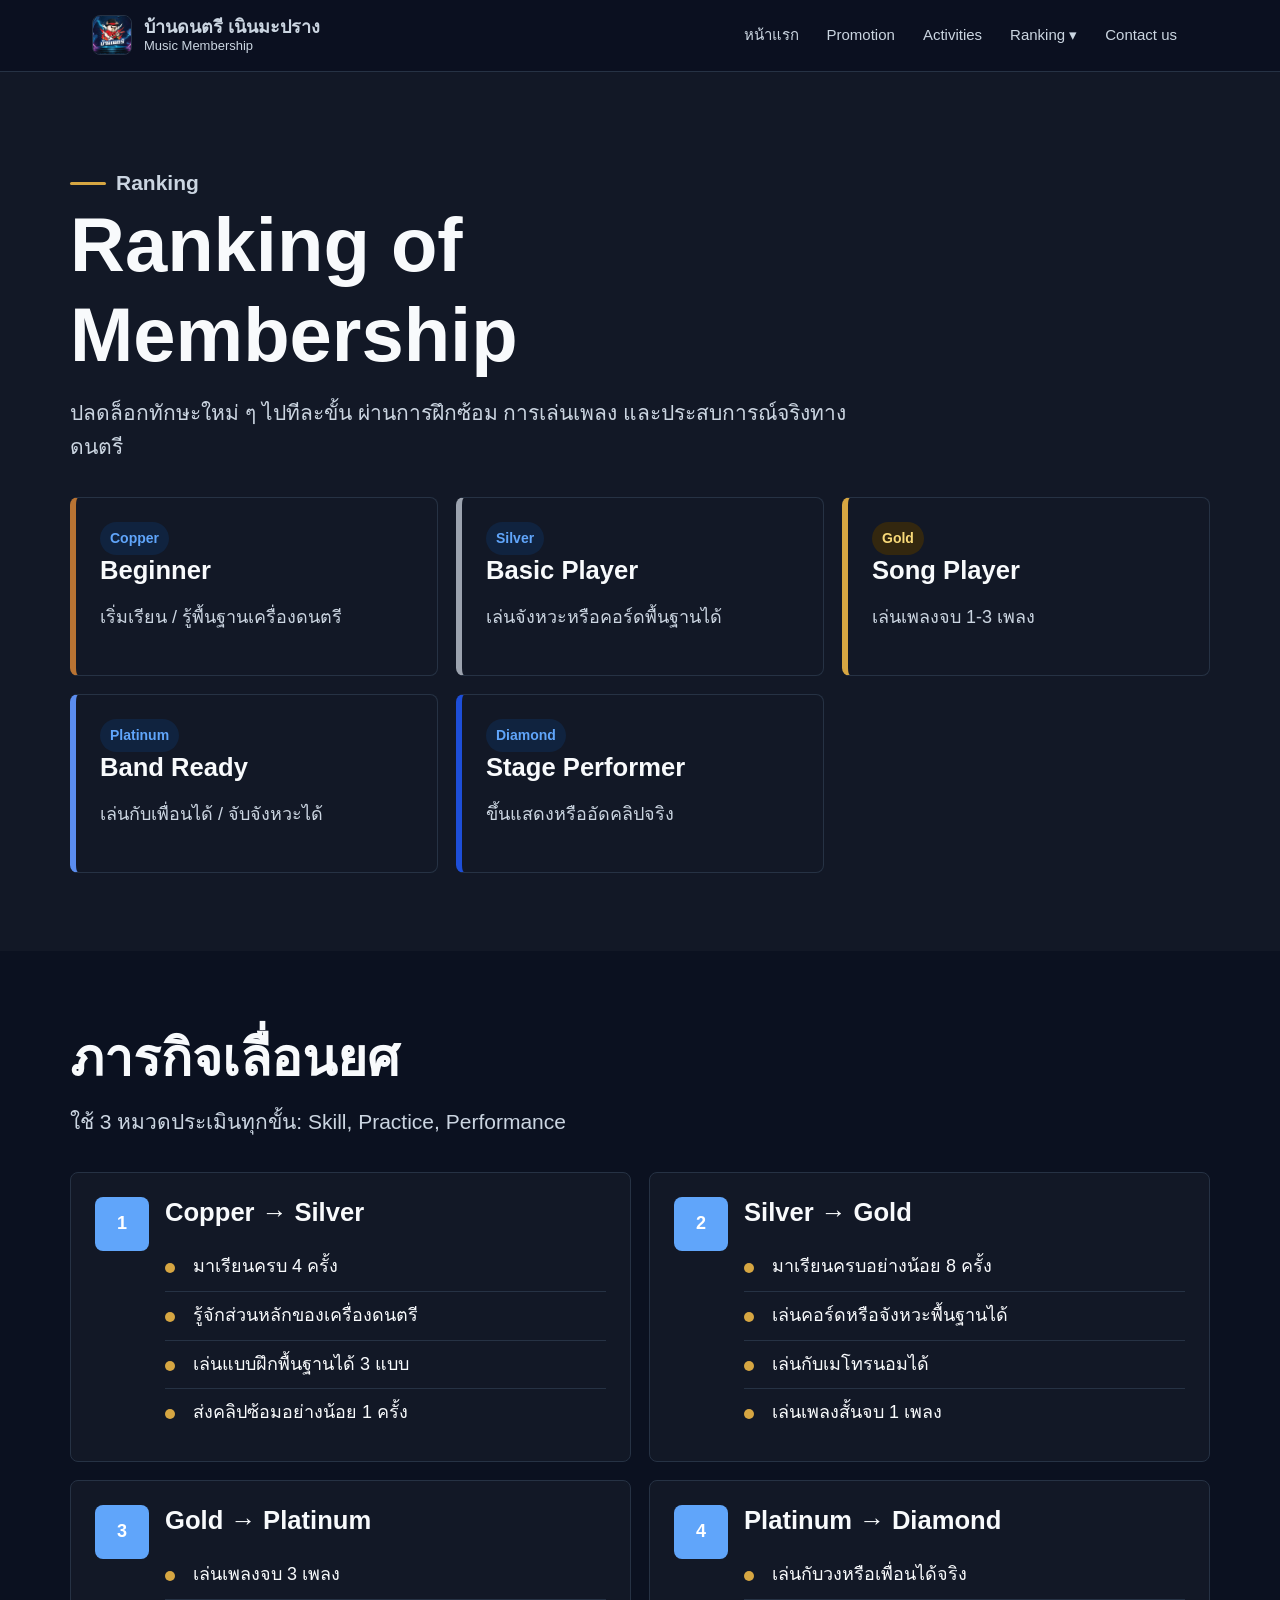
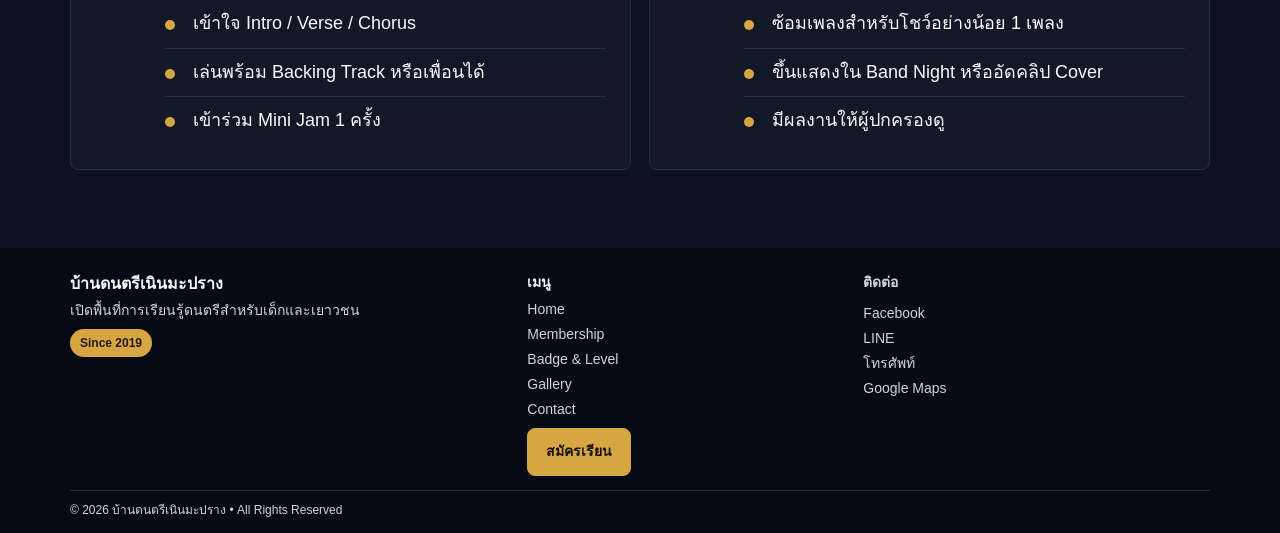
<file: ranking.html>
﻿<!doctype html>
<html lang="th">
  <head><meta charset="utf-8"><meta name="viewport" content="width=device-width, initial-scale=1"><title>Ranking | บ้านดนตรี เนินมะปราง</title><link rel="stylesheet" href="assets/styles.css"></head>
  <body>
    <header class="site-header"><nav class="nav" aria-label="เมนูหลัก"><a class="brand" href="index.html"><img class="brand-mark" src="assets/logo/logo.jpg" alt="โลโก้บ้านดนตรีเนินมะปราง"><span><strong>บ้านดนตรี เนินมะปราง</strong><span>Music Membership</span></span></a><button class="nav-toggle" type="button" aria-label="เปิดเมนู" aria-expanded="false">☰</button><div class="nav-links">
  <a href="index.html">หน้าแรก</a>
  <a href="promotion.html">Promotion</a>
  <a href="activities.html">Activities</a>
  <div class="dropdown">
    <button class="dropdown-toggle" type="button" aria-expanded="false">Ranking ▾</button>
    <div class="dropdown-menu">
      <a href="point-reward.html">Point and Reward</a>
      <a href="ranking.html">Ranking</a>
      <a href="badge.html">Badge</a>
      <a href="special-point.html">Special Point</a>
    </div>
  </div>
  <a href="https://www.facebook.com/KruNad">Contact us</a>
</div></nav></header>
    <main>
      <section class="section">
        <div class="container">
          <div class="section-head"><p class="eyebrow">Ranking</p><h1>Ranking of Membership</h1><p>ปลดล็อกทักษะใหม่ ๆ ไปทีละขั้น
ผ่านการฝึกซ้อม การเล่นเพลง และประสบการณ์จริงทางดนตรี</p></div>
          <div class="grid">
            <article class="card rank copper"><span class="tag">Copper</span><h3>Beginner</h3><p>เริ่มเรียน / รู้พื้นฐานเครื่องดนตรี</p></article>
            <article class="card rank silver"><span class="tag">Silver</span><h3>Basic Player</h3><p>เล่นจังหวะหรือคอร์ดพื้นฐานได้</p></article>
            <article class="card rank gold"><span class="tag gold">Gold</span><h3>Song Player</h3><p>เล่นเพลงจบ 1-3 เพลง</p></article>
            <article class="card rank platinum"><span class="tag">Platinum</span><h3>Band Ready</h3><p>เล่นกับเพื่อนได้ / จับจังหวะได้</p></article>
            <article class="card rank diamond"><span class="tag">Diamond</span><h3>Stage Performer</h3><p>ขึ้นแสดงหรืออัดคลิปจริง</p></article>
          </div>
        </div>
      </section>
      <section class="section alt">
        <div class="container">
          <div class="section-head"><h2>ภารกิจเลื่อนยศ</h2><p>ใช้ 3 หมวดประเมินทุกขั้น: Skill, Practice, Performance</p></div>
          <div class="grid two">
            <article class="card"><div class="step"><div class="step-number">1</div><div><h3>Copper → Silver</h3><ul class="list"><li>มาเรียนครบ 4 ครั้ง</li><li>รู้จักส่วนหลักของเครื่องดนตรี</li><li>เล่นแบบฝึกพื้นฐานได้ 3 แบบ</li><li>ส่งคลิปซ้อมอย่างน้อย 1 ครั้ง</li></ul></div></div></article>
            <article class="card"><div class="step"><div class="step-number">2</div><div><h3>Silver → Gold</h3><ul class="list"><li>มาเรียนครบอย่างน้อย 8 ครั้ง</li><li>เล่นคอร์ดหรือจังหวะพื้นฐานได้</li><li>เล่นกับเมโทรนอมได้</li><li>เล่นเพลงสั้นจบ 1 เพลง</li></ul></div></div></article>
            <article class="card"><div class="step"><div class="step-number">3</div><div><h3>Gold → Platinum</h3><ul class="list"><li>เล่นเพลงจบ 3 เพลง</li><li>เข้าใจ Intro / Verse / Chorus</li><li>เล่นพร้อม Backing Track หรือเพื่อนได้</li><li>เข้าร่วม Mini Jam 1 ครั้ง</li></ul></div></div></article>
            <article class="card"><div class="step"><div class="step-number">4</div><div><h3>Platinum → Diamond</h3><ul class="list"><li>เล่นกับวงหรือเพื่อนได้จริง</li><li>ซ้อมเพลงสำหรับโชว์อย่างน้อย 1 เพลง</li><li>ขึ้นแสดงใน Band Night หรืออัดคลิป Cover</li><li>มีผลงานให้ผู้ปกครองดู</li></ul></div></div></article>
          </div>
        </div>
      </section>
    </main>
    <footer class="site-footer" id="contact-footer">
  <div class="footer-grid">
    <div class="footer-brand">
      <strong>บ้านดนตรีเนินมะปราง</strong>
      <p>เปิดพื้นที่การเรียนรู้ดนตรีสำหรับเด็กและเยาวชน</p>
      <span class="footer-since">Since 2019</span>
    </div>
    <div>
      <p class="footer-title">เมนู</p>
      <div class="footer-links">
        <a href="index.html">Home</a>
        <a href="promotion.html">Membership</a>
        <a href="ranking.html">Badge &amp; Level</a>
        <a href="activities.html">Gallery</a>
        <a href="#contact-footer">Contact</a>
      </div>
      <div class="footer-apply">
        <a class="button gold" href="promotion.html">สมัครเรียน</a>
      </div>
    </div>
    <div class="footer-contact">
      <p class="footer-title">ติดต่อ</p>
      <a href="https://www.facebook.com/KruNad">Facebook</a>
      <a href="#">LINE</a>
      <a href="tel:">โทรศัพท์</a>
      <a href="https://maps.app.goo.gl/mKaxBHQPnWAKDWCU8">Google Maps</a>
    </div>
  </div>
  <div class="footer-bottom">© 2026 บ้านดนตรีเนินมะปราง • All Rights Reserved</div>
</footer>
    <button class="to-top" type="button" aria-label="กลับขึ้นด้านบน">↑</button><script src="assets/script.js"></script>
  </body>
</html>
</file>
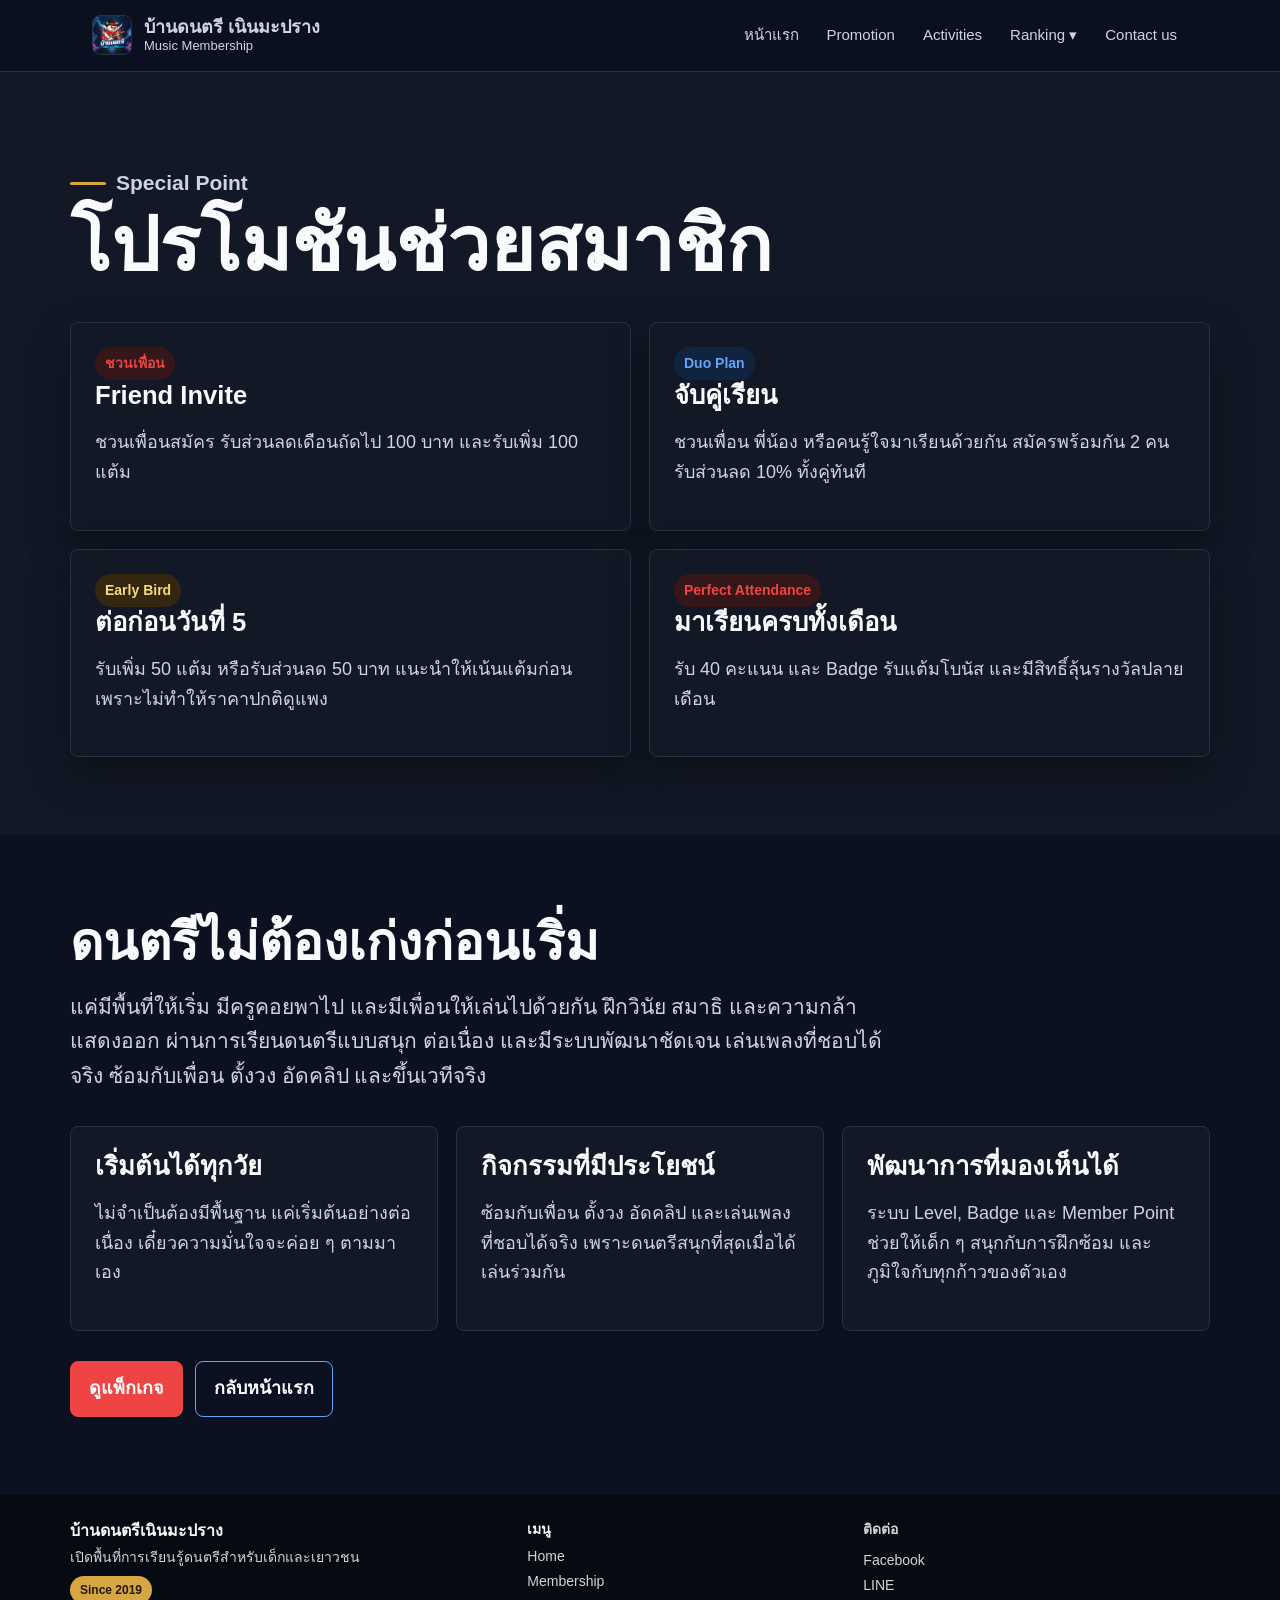
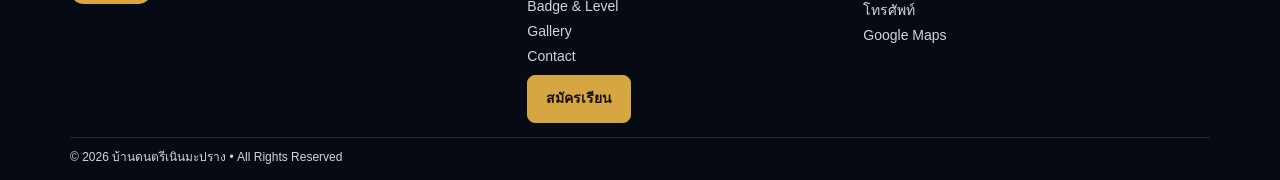
<file: special-point.html>
﻿<!doctype html>
<html lang="th">
  <head><meta charset="utf-8"><meta name="viewport" content="width=device-width, initial-scale=1"><title>Special Point | บ้านดนตรี เนินมะปราง</title><link rel="stylesheet" href="assets/styles.css"></head>
  <body>
    <header class="site-header"><nav class="nav" aria-label="เมนูหลัก"><a class="brand" href="index.html"><img class="brand-mark" src="assets/logo/logo.jpg" alt="โลโก้บ้านดนตรีเนินมะปราง"><span><strong>บ้านดนตรี เนินมะปราง</strong><span>Music Membership</span></span></a><button class="nav-toggle" type="button" aria-label="เปิดเมนู" aria-expanded="false">☰</button><div class="nav-links">
  <a href="index.html">หน้าแรก</a>
  <a href="promotion.html">Promotion</a>
  <a href="activities.html">Activities</a>
  <div class="dropdown">
    <button class="dropdown-toggle" type="button" aria-expanded="false">Ranking ▾</button>
    <div class="dropdown-menu">
      <a href="point-reward.html">Point and Reward</a>
      <a href="ranking.html">Ranking</a>
      <a href="badge.html">Badge</a>
      <a href="special-point.html">Special Point</a>
    </div>
  </div>
  <a href="https://www.facebook.com/KruNad">Contact us</a>
</div></nav></header>
    <main>
      <section class="section">
        <div class="container">
          <div class="section-head"><p class="eyebrow">Special Point</p><h1>โปรโมชันช่วยสมาชิก</h1></div>
          <div class="grid two">
            <article class="card feature"><span class="tag red">ชวนเพื่อน</span><h3>Friend Invite</h3><p>ชวนเพื่อนสมัคร รับส่วนลดเดือนถัดไป 100 บาท และรับเพิ่ม 100 แต้ม </p></article>
            <article class="card feature"><span class="tag">Duo Plan</span><h3>จับคู่เรียน</h3><p>ชวนเพื่อน พี่น้อง หรือคนรู้ใจมาเรียนด้วยกัน
สมัครพร้อมกัน 2 คน รับส่วนลด 10% ทั้งคู่ทันที</p></article>
            <article class="card feature"><span class="tag gold">Early Bird</span><h3>ต่อก่อนวันที่ 5</h3><p>รับเพิ่ม 50 แต้ม หรือรับส่วนลด 50 บาท แนะนำให้เน้นแต้มก่อน เพราะไม่ทำให้ราคาปกติดูแพง</p></article>
            <article class="card feature"><span class="tag red">Perfect Attendance</span><h3>มาเรียนครบทั้งเดือน</h3><p>รับ 40 คะแนน และ Badge รับแต้มโบนัส และมีสิทธิ์ลุ้นรางวัลปลายเดือน </p></article>
          </div>
        </div>
      </section>
      <section class="section alt">
        <div class="container">
          <div class="section-head"><h2>ดนตรีไม่ต้องเก่งก่อนเริ่ม
</h2><p>แค่มีพื้นที่ให้เริ่ม มีครูคอยพาไป และมีเพื่อนให้เล่นไปด้วยกัน
ฝึกวินัย สมาธิ และความกล้าแสดงออก
ผ่านการเรียนดนตรีแบบสนุก ต่อเนื่อง และมีระบบพัฒนาชัดเจน
เล่นเพลงที่ชอบได้จริง
ซ้อมกับเพื่อน ตั้งวง อัดคลิป และขึ้นเวทีจริง
</p></div>
          <div class="grid">
            <article class="card"><h3>เริ่มต้นได้ทุกวัย</h3><p>ไม่จำเป็นต้องมีพื้นฐาน
แค่เริ่มต้นอย่างต่อเนื่อง เดี๋ยวความมั่นใจจะค่อย ๆ ตามมาเอง</p></article>
            <article class="card"><h3>กิจกรรมที่มีประโยชน์</h3><p>ซ้อมกับเพื่อน ตั้งวง อัดคลิป และเล่นเพลงที่ชอบได้จริง
เพราะดนตรีสนุกที่สุดเมื่อได้เล่นร่วมกัน</p></article>
            <article class="card"><h3>พัฒนาการที่มองเห็นได้</h3><p>ระบบ Level, Badge และ Member Point
ช่วยให้เด็ก ๆ สนุกกับการฝึกซ้อม และภูมิใจกับทุกก้าวของตัวเอง</p></article>
          </div>
          <div class="actions"><a class="button" href="promotion.html">ดูแพ็กเกจ</a><a class="button secondary" href="index.html">กลับหน้าแรก</a></div>
        </div>
      </section>
    </main>
    <footer class="site-footer" id="contact-footer">
  <div class="footer-grid">
    <div class="footer-brand">
      <strong>บ้านดนตรีเนินมะปราง</strong>
      <p>เปิดพื้นที่การเรียนรู้ดนตรีสำหรับเด็กและเยาวชน</p>
      <span class="footer-since">Since 2019</span>
    </div>
    <div>
      <p class="footer-title">เมนู</p>
      <div class="footer-links">
        <a href="index.html">Home</a>
        <a href="promotion.html">Membership</a>
        <a href="ranking.html">Badge &amp; Level</a>
        <a href="activities.html">Gallery</a>
        <a href="#contact-footer">Contact</a>
      </div>
      <div class="footer-apply">
        <a class="button gold" href="promotion.html">สมัครเรียน</a>
      </div>
    </div>
    <div class="footer-contact">
      <p class="footer-title">ติดต่อ</p>
      <a href="https://www.facebook.com/KruNad">Facebook</a>
      <a href="#">LINE</a>
      <a href="tel:">โทรศัพท์</a>
      <a href="https://maps.app.goo.gl/mKaxBHQPnWAKDWCU8">Google Maps</a>
    </div>
  </div>
  <div class="footer-bottom">© 2026 บ้านดนตรีเนินมะปราง • All Rights Reserved</div>
</footer>
    <button class="to-top" type="button" aria-label="กลับขึ้นด้านบน">↑</button><script src="assets/script.js"></script>
  </body>
</html>
</file>
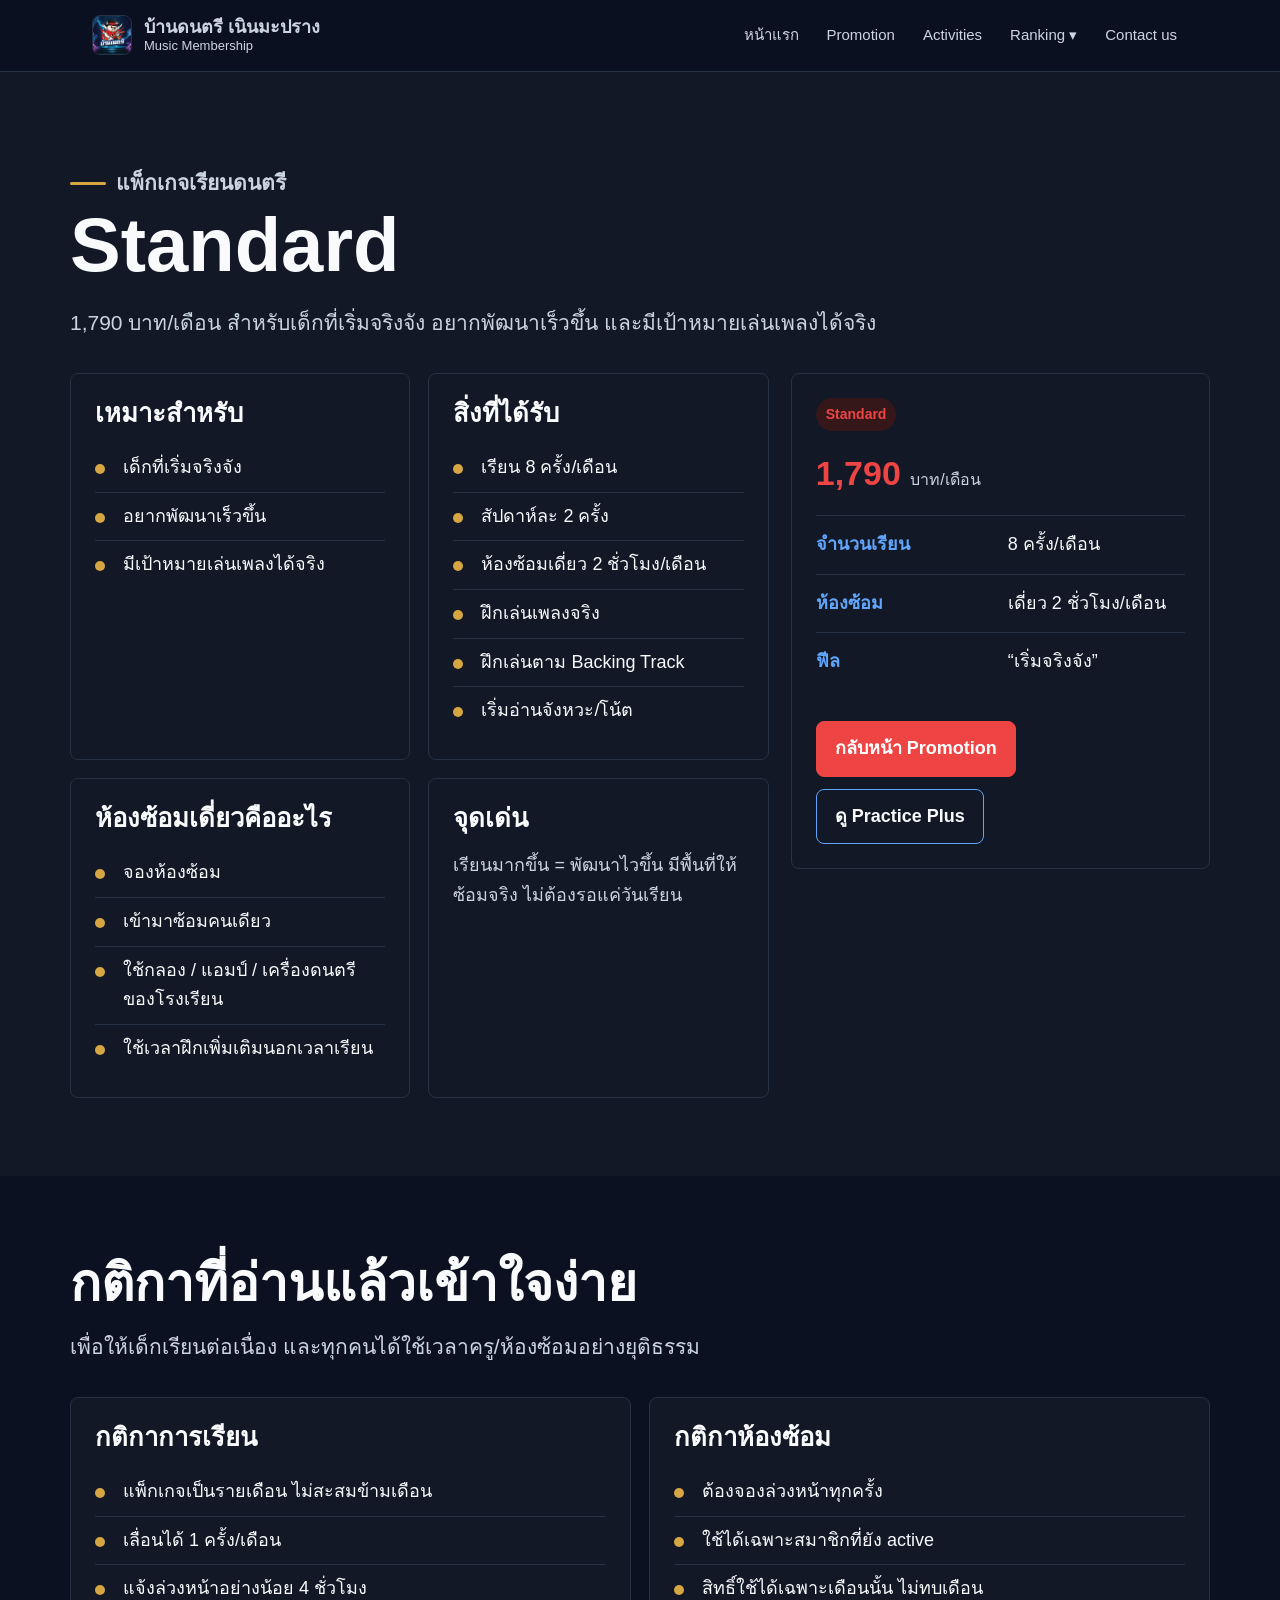
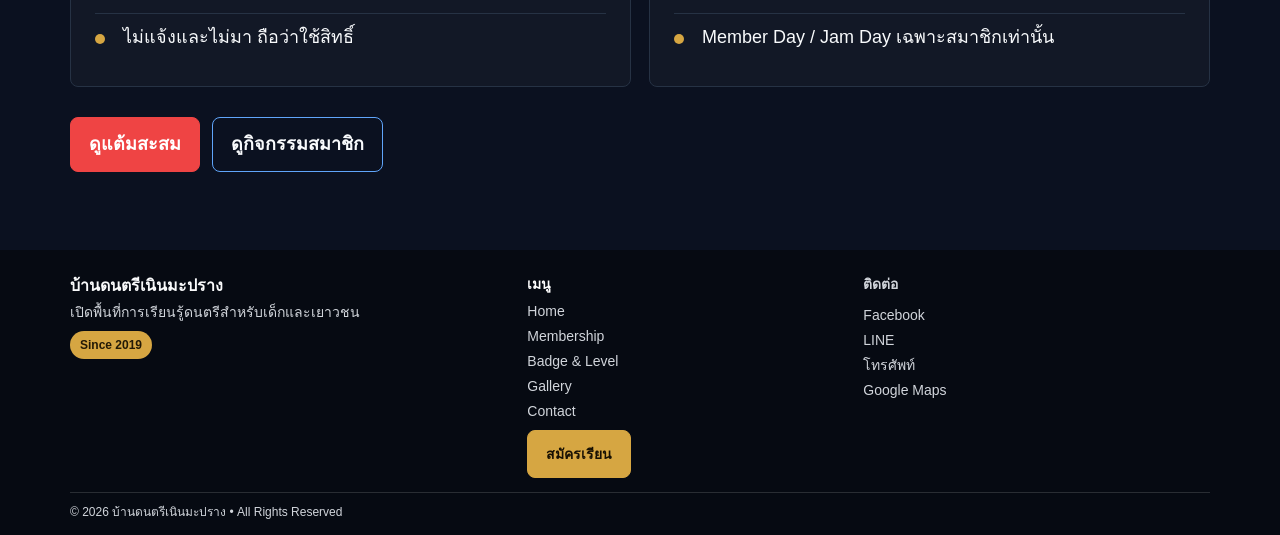
<file: Standard.html>
﻿<!doctype html>
<html lang="th">
  <head><meta charset="utf-8"><meta name="viewport" content="width=device-width, initial-scale=1"><title>Standard | บ้านดนตรี เนินมะปราง</title><link rel="stylesheet" href="assets/styles.css"></head>
  <body>
    <header class="site-header"><nav class="nav" aria-label="เมนูหลัก"><a class="brand" href="index.html"><img class="brand-mark" src="assets/logo/logo.jpg" alt="โลโก้บ้านดนตรีเนินมะปราง"><span><strong>บ้านดนตรี เนินมะปราง</strong><span>Music Membership</span></span></a><button class="nav-toggle" type="button" aria-label="เปิดเมนู" aria-expanded="false">☰</button><div class="nav-links">
  <a href="index.html">หน้าแรก</a>
  <a href="promotion.html">Promotion</a>
  <a href="activities.html">Activities</a>
  <div class="dropdown">
    <button class="dropdown-toggle" type="button" aria-expanded="false">Ranking ▾</button>
    <div class="dropdown-menu">
      <a href="point-reward.html">Point and Reward</a>
      <a href="ranking.html">Ranking</a>
      <a href="badge.html">Badge</a>
      <a href="special-point.html">Special Point</a>
    </div>
  </div>
  <a href="https://www.facebook.com/KruNad">Contact us</a>
</div></nav></header>
    <main><section class="section"><div class="container"><div class="section-head"><p class="eyebrow">แพ็กเกจเรียนดนตรี</p><h1>Standard</h1><p>1,790 บาท/เดือน สำหรับเด็กที่เริ่มจริงจัง อยากพัฒนาเร็วขึ้น และมีเป้าหมายเล่นเพลงได้จริง</p></div>
      <div class="detail-layout">
        <div class="grid two">
          <article class="card"><h3>เหมาะสำหรับ</h3><ul class="list"><li>เด็กที่เริ่มจริงจัง</li><li>อยากพัฒนาเร็วขึ้น</li><li>มีเป้าหมายเล่นเพลงได้จริง</li></ul></article>
          <article class="card"><h3>สิ่งที่ได้รับ</h3><ul class="list"><li>เรียน 8 ครั้ง/เดือน</li><li>สัปดาห์ละ 2 ครั้ง</li><li>ห้องซ้อมเดี่ยว 2 ชั่วโมง/เดือน</li><li>ฝึกเล่นเพลงจริง</li><li>ฝึกเล่นตาม Backing Track</li><li>เริ่มอ่านจังหวะ/โน้ต</li></ul></article>
          <article class="card"><h3>ห้องซ้อมเดี่ยวคืออะไร</h3><ul class="list"><li>จองห้องซ้อม</li><li>เข้ามาซ้อมคนเดียว</li><li>ใช้กลอง / แอมป์ / เครื่องดนตรีของโรงเรียน</li><li>ใช้เวลาฝึกเพิ่มเติมนอกเวลาเรียน</li></ul></article>
          <article class="card"><h3>จุดเด่น</h3><p>เรียนมากขึ้น = พัฒนาไวขึ้น มีพื้นที่ให้ซ้อมจริง ไม่ต้องรอแค่วันเรียน</p></article>
        </div>
        <aside class="card detail-panel"><span class="tag red">Standard</span><div class="price">1,790 <small>บาท/เดือน</small></div><div class="summary-row"><strong>จำนวนเรียน</strong><span>8 ครั้ง/เดือน</span></div><div class="summary-row"><strong>ห้องซ้อม</strong><span>เดี่ยว 2 ชั่วโมง/เดือน</span></div><div class="summary-row"><strong>ฟีล</strong><span>“เริ่มจริงจัง”</span></div><div class="actions"><a class="button" href="promotion.html">กลับหน้า Promotion</a><a class="button secondary" href="Practics_plus.html">ดู Practice Plus</a></div></aside>
      </div></div></section>
         <section class="section alt">
        <div class="container">
          <div class="section-head">
            <h2>กติกาที่อ่านแล้วเข้าใจง่าย</h2>
            <p>เพื่อให้เด็กเรียนต่อเนื่อง และทุกคนได้ใช้เวลาครู/ห้องซ้อมอย่างยุติธรรม</p>
          </div>
          <div class="grid two">
            <article class="card"><h3>กติกาการเรียน</h3><ul class="list"><li>แพ็กเกจเป็นรายเดือน ไม่สะสมข้ามเดือน</li><li>เลื่อนได้ 1 ครั้ง/เดือน</li><li>แจ้งล่วงหน้าอย่างน้อย 4 ชั่วโมง</li><li>ไม่แจ้งและไม่มา ถือว่าใช้สิทธิ์</li></ul></article>
            <article class="card"><h3>กติกาห้องซ้อม</h3><ul class="list"><li>ต้องจองล่วงหน้าทุกครั้ง</li><li>ใช้ได้เฉพาะสมาชิกที่ยัง active</li><li>สิทธิ์ใช้ได้เฉพาะเดือนนั้น ไม่ทบเดือน</li><li>Member Day / Jam Day เฉพาะสมาชิกเท่านั้น</li></ul></article>
          </div>
          <div class="actions"><a class="button" href="point-reward.html">ดูแต้มสะสม</a><a class="button secondary" href="activities.html">ดูกิจกรรมสมาชิก</a></div>
        </div>
      </section></main>
    <footer class="site-footer" id="contact-footer">
  <div class="footer-grid">
    <div class="footer-brand">
      <strong>บ้านดนตรีเนินมะปราง</strong>
      <p>เปิดพื้นที่การเรียนรู้ดนตรีสำหรับเด็กและเยาวชน</p>
      <span class="footer-since">Since 2019</span>
    </div>
    <div>
      <p class="footer-title">เมนู</p>
      <div class="footer-links">
        <a href="index.html">Home</a>
        <a href="promotion.html">Membership</a>
        <a href="ranking.html">Badge &amp; Level</a>
        <a href="activities.html">Gallery</a>
        <a href="#contact-footer">Contact</a>
      </div>
      <div class="footer-apply">
        <a class="button gold" href="promotion.html">สมัครเรียน</a>
      </div>
    </div>
    <div class="footer-contact">
      <p class="footer-title">ติดต่อ</p>
      <a href="https://www.facebook.com/KruNad">Facebook</a>
      <a href="#">LINE</a>
      <a href="tel:">โทรศัพท์</a>
      <a href="https://maps.app.goo.gl/mKaxBHQPnWAKDWCU8">Google Maps</a>
    </div>
  </div>
  <div class="footer-bottom">© 2026 บ้านดนตรีเนินมะปราง • All Rights Reserved</div>
</footer><button class="to-top" type="button" aria-label="กลับขึ้นด้านบน">↑</button><script src="assets/script.js"></script>
  </body>
</html>
</file>
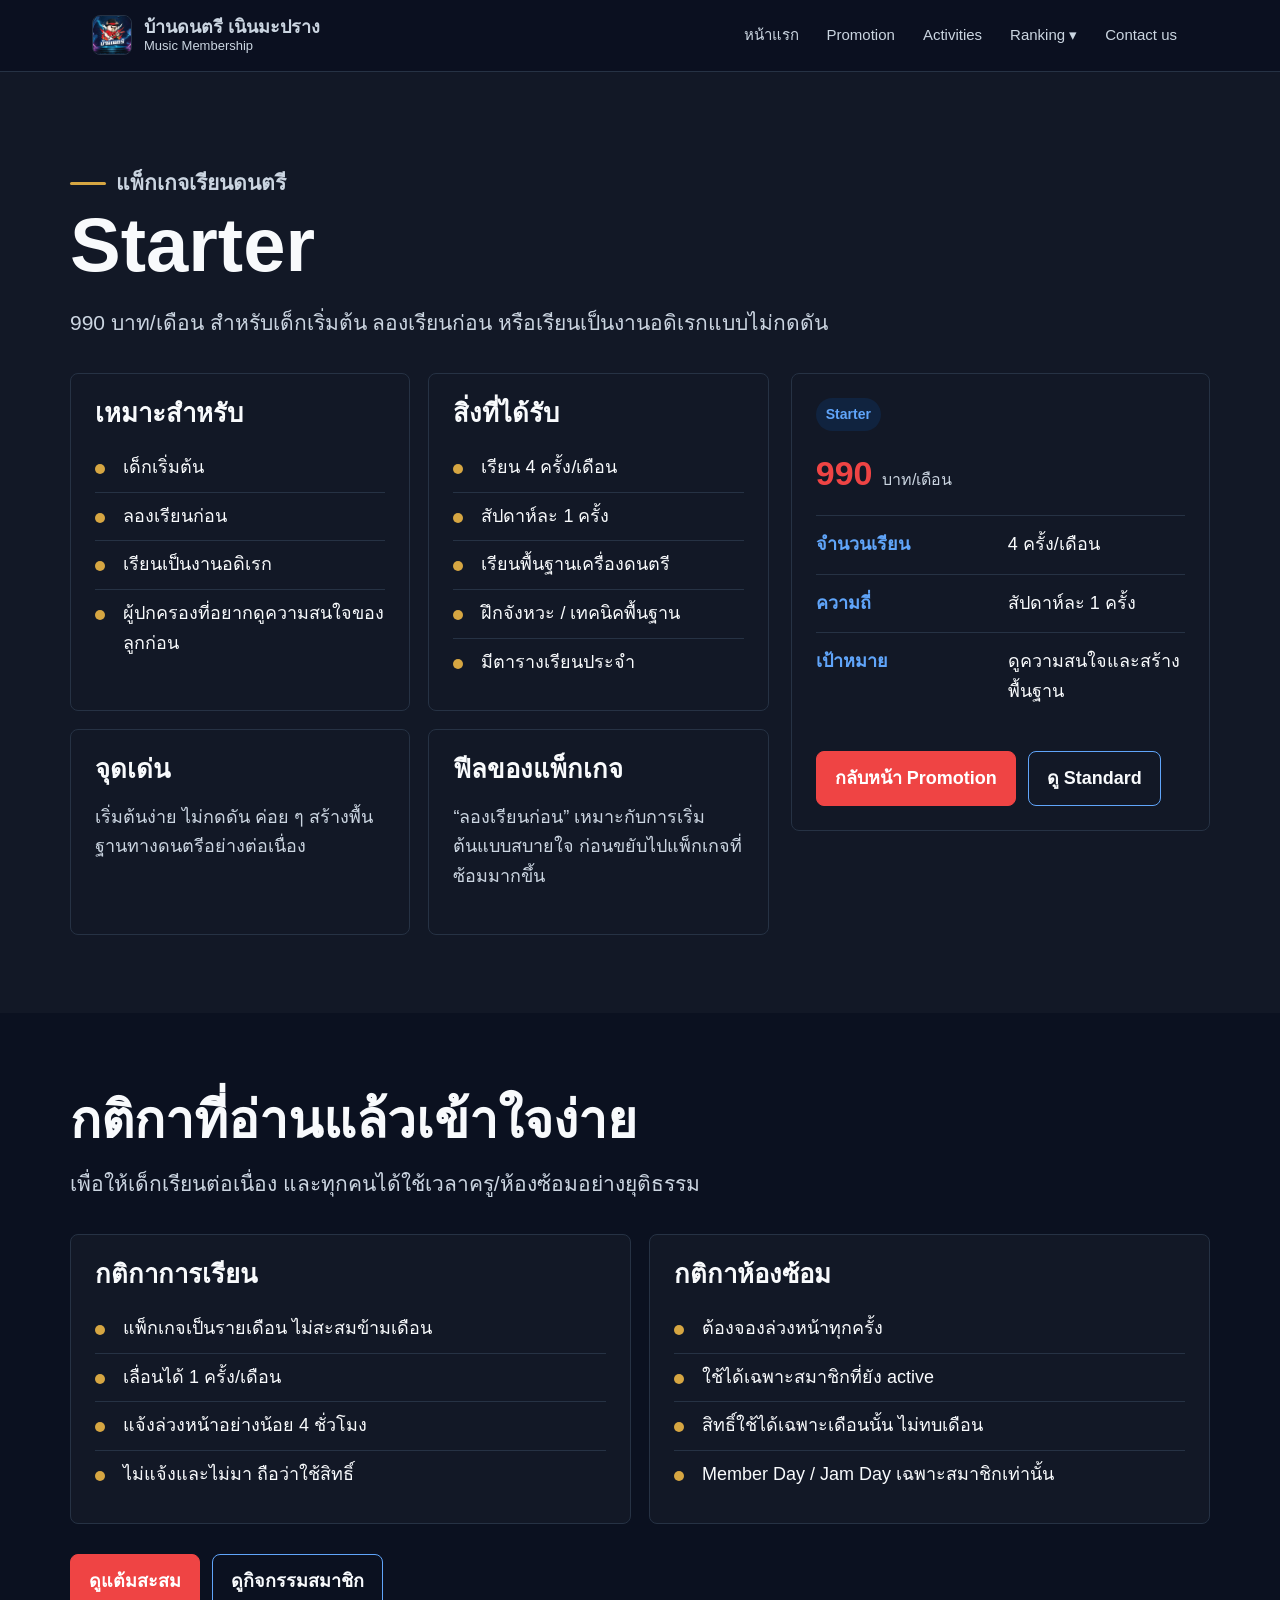
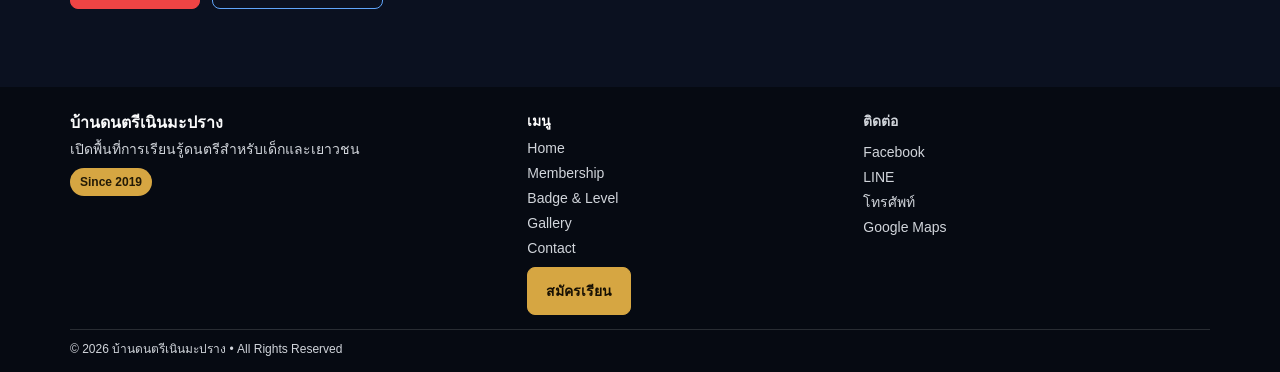
<file: Starter.html>
﻿<!doctype html>
<html lang="th">
  <head>
    <meta charset="utf-8">
    <meta name="viewport" content="width=device-width, initial-scale=1">
    <title>Starter | บ้านดนตรี เนินมะปราง</title>
    <link rel="stylesheet" href="assets/styles.css">
  </head>
  <body>
    <header class="site-header">
      <nav class="nav" aria-label="เมนูหลัก">
        <a class="brand" href="index.html"><img class="brand-mark" src="assets/logo/logo.jpg" alt="โลโก้บ้านดนตรีเนินมะปราง"><span><strong>บ้านดนตรี เนินมะปราง</strong><span>Music Membership</span></span></a>
        <button class="nav-toggle" type="button" aria-label="เปิดเมนู" aria-expanded="false">☰</button>
        <div class="nav-links">
  <a href="index.html">หน้าแรก</a>
  <a href="promotion.html">Promotion</a>
  <a href="activities.html">Activities</a>
  <div class="dropdown">
    <button class="dropdown-toggle" type="button" aria-expanded="false">Ranking ▾</button>
    <div class="dropdown-menu">
      <a href="point-reward.html">Point and Reward</a>
      <a href="ranking.html">Ranking</a>
      <a href="badge.html">Badge</a>
      <a href="special-point.html">Special Point</a>
    </div>
  </div>
  <a href="https://www.facebook.com/KruNad">Contact us</a>
</div></nav>
    </header>
    <main>
      <section class="section">
        <div class="container">
          <div class="section-head">
            <p class="eyebrow">แพ็กเกจเรียนดนตรี</p>
            <h1>Starter</h1>
            <p>990 บาท/เดือน สำหรับเด็กเริ่มต้น ลองเรียนก่อน หรือเรียนเป็นงานอดิเรกแบบไม่กดดัน</p>
          </div>
          <div class="detail-layout">
            <div class="grid two">
              <article class="card"><h3>เหมาะสำหรับ</h3><ul class="list"><li>เด็กเริ่มต้น</li><li>ลองเรียนก่อน</li><li>เรียนเป็นงานอดิเรก</li><li>ผู้ปกครองที่อยากดูความสนใจของลูกก่อน</li></ul></article>
              <article class="card"><h3>สิ่งที่ได้รับ</h3><ul class="list"><li>เรียน 4 ครั้ง/เดือน</li><li>สัปดาห์ละ 1 ครั้ง</li><li>เรียนพื้นฐานเครื่องดนตรี</li><li>ฝึกจังหวะ / เทคนิคพื้นฐาน</li><li>มีตารางเรียนประจำ</li></ul></article>
              <article class="card"><h3>จุดเด่น</h3><p>เริ่มต้นง่าย ไม่กดดัน ค่อย ๆ สร้างพื้นฐานทางดนตรีอย่างต่อเนื่อง</p></article>
              <article class="card"><h3>ฟีลของแพ็กเกจ</h3><p>“ลองเรียนก่อน” เหมาะกับการเริ่มต้นแบบสบายใจ ก่อนขยับไปแพ็กเกจที่ซ้อมมากขึ้น</p></article>
            </div>
            <aside class="card detail-panel">
              <span class="tag">Starter</span>
              <div class="price">990 <small>บาท/เดือน</small></div>
              <div class="summary-row"><strong>จำนวนเรียน</strong><span>4 ครั้ง/เดือน</span></div>
              <div class="summary-row"><strong>ความถี่</strong><span>สัปดาห์ละ 1 ครั้ง</span></div>
              <div class="summary-row"><strong>เป้าหมาย</strong><span>ดูความสนใจและสร้างพื้นฐาน</span></div>
              <div class="actions"><a class="button" href="promotion.html">กลับหน้า Promotion</a><a class="button secondary" href="Standard.html">ดู Standard</a></div>
            </aside>
          </div>
        </div>
      </section>
           <section class="section alt">
        <div class="container">
          <div class="section-head">
            <h2>กติกาที่อ่านแล้วเข้าใจง่าย</h2>
            <p>เพื่อให้เด็กเรียนต่อเนื่อง และทุกคนได้ใช้เวลาครู/ห้องซ้อมอย่างยุติธรรม</p>
          </div>
          <div class="grid two">
            <article class="card"><h3>กติกาการเรียน</h3><ul class="list"><li>แพ็กเกจเป็นรายเดือน ไม่สะสมข้ามเดือน</li><li>เลื่อนได้ 1 ครั้ง/เดือน</li><li>แจ้งล่วงหน้าอย่างน้อย 4 ชั่วโมง</li><li>ไม่แจ้งและไม่มา ถือว่าใช้สิทธิ์</li></ul></article>
            <article class="card"><h3>กติกาห้องซ้อม</h3><ul class="list"><li>ต้องจองล่วงหน้าทุกครั้ง</li><li>ใช้ได้เฉพาะสมาชิกที่ยัง active</li><li>สิทธิ์ใช้ได้เฉพาะเดือนนั้น ไม่ทบเดือน</li><li>Member Day / Jam Day เฉพาะสมาชิกเท่านั้น</li></ul></article>
          </div>
          <div class="actions"><a class="button" href="point-reward.html">ดูแต้มสะสม</a><a class="button secondary" href="activities.html">ดูกิจกรรมสมาชิก</a></div>
        </div>
      </section>
    </main>
    <footer class="site-footer" id="contact-footer">
  <div class="footer-grid">
    <div class="footer-brand">
      <strong>บ้านดนตรีเนินมะปราง</strong>
      <p>เปิดพื้นที่การเรียนรู้ดนตรีสำหรับเด็กและเยาวชน</p>
      <span class="footer-since">Since 2019</span>
    </div>
    <div>
      <p class="footer-title">เมนู</p>
      <div class="footer-links">
        <a href="index.html">Home</a>
        <a href="promotion.html">Membership</a>
        <a href="ranking.html">Badge &amp; Level</a>
        <a href="activities.html">Gallery</a>
        <a href="#contact-footer">Contact</a>
      </div>
      <div class="footer-apply">
        <a class="button gold" href="promotion.html">สมัครเรียน</a>
      </div>
    </div>
    <div class="footer-contact">
      <p class="footer-title">ติดต่อ</p>
      <a href="https://www.facebook.com/KruNad">Facebook</a>
      <a href="#">LINE</a>
      <a href="tel:">โทรศัพท์</a>
      <a href="https://maps.app.goo.gl/mKaxBHQPnWAKDWCU8">Google Maps</a>
    </div>
  </div>
  <div class="footer-bottom">© 2026 บ้านดนตรีเนินมะปราง • All Rights Reserved</div>
</footer>
    <button class="to-top" type="button" aria-label="กลับขึ้นด้านบน">↑</button><script src="assets/script.js"></script>
  </body>
</html>
</file>
<file: assets/styles.css>
:root {
  --white: #121826;
  --paper: #0b1120;
  --ink: #f8fafc;
  --muted: #cbd5e1;
  --line: #263244;
  --red: #ef4444;
  --red-soft: #351719;
  --gold: #d6a642;
  --gold-soft: #33270f;
  --blue: #60a5fa;
  --blue-soft: #10233f;
  --shadow: 0 18px 44px rgba(0, 0, 0, 0.34);
  --radius: 8px;
  --max: 1140px;
}

* {
  box-sizing: border-box;
}

html {
  scroll-behavior: smooth;
}

body {
  margin: 0;
  color: var(--ink);
  background: var(--white);
  font-family: Tahoma, Arial, sans-serif;
  font-size: 18px;
  line-height: 1.65;
}

img {
  display: block;
  width: 100%;
  height: auto;
}

a {
  color: inherit;
  text-decoration: none;
}

.site-header {
  position: sticky;
  top: 0;
  z-index: 50;
  background: rgba(11, 17, 32, 0.92);
  border-bottom: 1px solid var(--line);
  backdrop-filter: blur(18px);
}

.nav {
  max-width: var(--max);
  margin: 0 auto;
  padding: 14px 22px;
  display: flex;
  align-items: center;
  justify-content: space-between;
  gap: 18px;
}

.brand {
  display: flex;
  align-items: center;
  gap: 12px;
  min-width: 230px;
}

.brand-mark {
  width: 40px;
  height: 40px;
  display: grid;
  place-items: center;
  color: #ffffff;
  background: #ffffff;
  border-radius: 8px;
  font-weight: 700;
  overflow: hidden;
  border: 1px solid var(--line);
  object-fit: cover;
}

.brand strong {
  display: block;
  font-size: 18px;
  line-height: 1.2;
}

.brand span {
  display: block;
  color: var(--muted);
  font-size: 13px;
  line-height: 1.2;
}

.brand::after {
  content: "";
  display: none;
}

.nav-toggle {
  display: none;
  width: 44px;
  height: 44px;
  border: 1px solid var(--line);
  background: var(--white);
  color: var(--ink);
  border-radius: var(--radius);
  font-size: 24px;
  cursor: pointer;
}

.nav-links {
  display: flex;
  align-items: center;
  justify-content: flex-end;
  gap: 6px;
  flex-wrap: wrap;
}

.nav-links a,
.dropdown-toggle {
  padding: 9px 11px;
  color: var(--muted);
  border-radius: 8px;
  font-size: 15px;
}

.dropdown-toggle {
  border: 0;
  background: transparent;
  font-family: inherit;
  cursor: pointer;
}

.nav-links a:hover,
.nav-links a.active,
.dropdown-toggle:hover,
.dropdown.open > .dropdown-toggle {
  color: var(--red);
  background: var(--red-soft);
}

.dropdown {
  position: relative;
}

.dropdown-menu {
  position: absolute;
  top: 100%;
  right: 0;
  min-width: 230px;
  display: none;
  padding: 12px 8px 8px;
  background: var(--white);
  border: 1px solid var(--line);
  border-radius: var(--radius);
  box-shadow: var(--shadow);
}

.dropdown:hover .dropdown-menu,
.dropdown.open .dropdown-menu,
.dropdown:focus-within .dropdown-menu {
  display: grid;
  gap: 4px;
}

.dropdown-menu a {
  display: block;
  padding: 10px 12px;
}

.section {
  padding: 78px 22px;
}

.section.alt {
  background: var(--paper);
}

.container {
  width: 100%;
  max-width: var(--max);
  margin: 0 auto;
}

.hero {
  padding: 64px 22px 42px;
}

.hero-grid {
  max-width: var(--max);
  margin: 0 auto;
  display: grid;
  grid-template-columns: minmax(0, 1fr) minmax(320px, 500px);
  gap: 42px;
  align-items: center;
}

.hero-copy {
  max-width: 720px;
}

.eyebrow {
  display: inline-flex;
  align-items: center;
  gap: 10px;
  margin: 0 0 18px;
  color: var(--blue);
  font-weight: 700;
  font-size: 16px;
}

.eyebrow::before {
  content: "";
  width: 36px;
  height: 3px;
  background: var(--gold);
  border-radius: 999px;
}

h1,
h2,
h3 {
  margin: 0;
  line-height: 1.18;
  letter-spacing: 0;
}

h1 {
  font-size: clamp(42px, 6vw, 76px);
}

h2 {
  font-size: clamp(34px, 4vw, 54px);
}

h3 {
  font-size: clamp(24px, 2vw, 30px);
}

.lead {
  margin: 22px 0 0;
  max-width: 760px;
  color: var(--muted);
  font-size: clamp(20px, 2vw, 26px);
}

.hero-actions,
.actions {
  margin-top: 30px;
  display: flex;
  gap: 12px;
  flex-wrap: wrap;
}

.button {
  display: inline-flex;
  align-items: center;
  justify-content: center;
  min-height: 48px;
  padding: 12px 18px;
  color: #ffffff;
  background: var(--red);
  border: 1px solid var(--red);
  border-radius: 8px;
  font-weight: 700;
}

.button.secondary {
  color: var(--ink);
  background: transparent;
  border-color: var(--blue);
}

.button.gold {
  color: #171003;
  background: var(--gold);
  border-color: var(--gold);
}

.button.green {
  color: #ffffff;
  background: #15803d;
  border-color: #15803d;
}

.button.blue {
  color: #ffffff;
  background: #1d4ed8;
  border-color: #1d4ed8;
}

.button.pink-purple {
  color: #ffffff;
  background: linear-gradient(135deg, #db2777, #7c3aed);
  border-color: #a21caf;
}

.hero-media {
  overflow: hidden;
  border: 1px solid var(--line);
  border-radius: var(--radius);
  box-shadow: var(--shadow);
  background: var(--paper);
}

.hero-media img {
  aspect-ratio: 4 / 3;
  object-fit: cover;
}

.section-head {
  max-width: 820px;
  margin-bottom: 32px;
}

.section-head p {
  margin: 16px 0 0;
  color: var(--muted);
  font-size: 21px;
}

.grid {
  display: grid;
  grid-template-columns: repeat(3, minmax(0, 1fr));
  gap: 18px;
}

.grid.two {
  grid-template-columns: repeat(2, minmax(0, 1fr));
}

.promo-grid {
  display: grid;
  grid-template-columns: repeat(2, minmax(0, 1fr));
  gap: 18px;
}

.promo-card {
  min-height: 100%;
  display: flex;
  flex-direction: column;
}

.promo-card .list {
  flex: 1;
}

.promo-card .button {
  margin-top: 20px;
  align-self: flex-start;
}

.detail-layout {
  display: grid;
  grid-template-columns: minmax(0, 1.25fr) minmax(280px, 0.75fr);
  gap: 22px;
  align-items: start;
}

.detail-panel {
  position: sticky;
  top: 92px;
}

.summary-row {
  display: grid;
  grid-template-columns: 180px 1fr;
  gap: 12px;
  padding: 14px 0;
  border-top: 1px solid var(--line);
}

.summary-row:first-child {
  border-top: 0;
}

.summary-row strong {
  color: var(--blue);
}

.card {
  padding: 24px;
  background: var(--white);
  border: 1px solid var(--line);
  border-radius: var(--radius);
}

.card.feature {
  box-shadow: var(--shadow);
}

.card p {
  color: var(--muted);
}

.price {
  margin: 14px 0;
  color: var(--red);
  font-size: 34px;
  font-weight: 700;
}

.price small {
  color: var(--muted);
  font-size: 16px;
  font-weight: 400;
}

.tag {
  display: inline-flex;
  padding: 5px 10px;
  color: var(--blue);
  background: var(--blue-soft);
  border-radius: 999px;
  font-size: 14px;
  font-weight: 700;
}

.tag.gold {
  color: #f8d978;
  background: var(--gold-soft);
}

.tag.red {
  color: var(--red);
  background: var(--red-soft);
}

.list {
  margin: 16px 0 0;
  padding: 0;
  list-style: none;
}

.list li {
  position: relative;
  padding: 9px 0 9px 28px;
  border-top: 1px solid var(--line);
}

.list li:first-child {
  border-top: 0;
}

.list li::before {
  content: "";
  position: absolute;
  left: 0;
  top: 20px;
  width: 10px;
  height: 10px;
  background: var(--gold);
  border-radius: 50%;
}

.table-wrap {
  overflow-x: auto;
  border: 1px solid var(--line);
  border-radius: var(--radius);
  background: var(--white);
}

table {
  width: 100%;
  min-width: 680px;
  border-collapse: collapse;
}

th,
td {
  padding: 18px;
  text-align: left;
  border-bottom: 1px solid var(--line);
  vertical-align: top;
}

th {
  color: var(--blue);
  background: #172033;
}

tr:last-child td {
  border-bottom: 0;
}

.rank {
  border-left: 6px solid var(--gold);
}

.rank.copper {
  border-left-color: #b87333;
}

.rank.silver {
  border-left-color: #9ca3af;
}

.rank.gold {
  border-left-color: var(--gold);
}

.rank.platinum {
  border-left-color: #5b8def;
}

.rank.diamond {
  border-left-color: #1d4ed8;
}

.step {
  display: grid;
  grid-template-columns: 54px 1fr;
  gap: 16px;
  align-items: start;
}

.step-number {
  width: 54px;
  height: 54px;
  display: grid;
  place-items: center;
  color: #ffffff;
  background: var(--blue);
  border-radius: 8px;
  font-weight: 700;
}

.quote-band {
  color: #ffffff;
  background: linear-gradient(135deg, var(--blue), var(--red));
}

.quote-band .lead {
  color: rgba(255, 255, 255, 0.9);
}

.site-footer {
  padding: 24px 22px 14px;
  color: #f9fafb;
  background: #060a12;
  font-size: 14px;
  line-height: 1.5;
}

.footer-grid {
  max-width: var(--max);
  margin: 0 auto;
  display: grid;
  grid-template-columns: 1.25fr 0.9fr 1fr;
  gap: 24px;
  align-items: start;
}

.footer-brand strong {
  display: block;
  font-size: 16px;
}

.footer-brand p,
.footer-contact p,
.footer-bottom {
  color: #d1d5db;
}

.footer-brand p {
  margin: 4px 0 8px;
}

.footer-since {
  display: inline-flex;
  padding: 5px 10px;
  color: #231a06;
  background: var(--gold);
  border-radius: 999px;
  font-size: 12px;
  font-weight: 700;
}

.footer-title {
  margin: 0 0 6px;
  color: #ffffff;
  font-weight: 700;
}

.footer-links {
  display: flex;
  flex-direction: column;
  align-items: flex-start;
  gap: 4px;
}

.footer-links a,
.footer-contact a {
  color: #d1d5db;
}

.footer-links a:hover,
.footer-contact a:hover {
  color: #ffffff;
}

.footer-apply {
  margin-top: 8px;
}

.footer-contact {
  display: flex;
  flex-direction: column;
  align-items: flex-start;
  gap: 4px;
}

.footer-bottom {
  max-width: var(--max);
  margin: 14px auto 0;
  padding-top: 10px;
  border-top: 1px solid rgba(255, 255, 255, 0.14);
  font-size: 12px;
}

.to-top {
  position: fixed;
  right: 18px;
  bottom: 18px;
  width: 46px;
  height: 46px;
  display: none;
  place-items: center;
  color: #ffffff;
  background: var(--blue);
  border: 0;
  border-radius: 8px;
  cursor: pointer;
  box-shadow: var(--shadow);
}

.to-top.show {
  display: grid;
}

@media (max-width: 920px) {
  .nav {
    align-items: flex-start;
  }

  .nav-toggle {
    display: block;
  }

  .nav-links {
    position: absolute;
    left: 16px;
    right: 16px;
    top: 74px;
    display: none;
    flex-direction: column;
    align-items: stretch;
    padding: 12px;
    background: var(--white);
    border: 1px solid var(--line);
    border-radius: var(--radius);
    box-shadow: var(--shadow);
  }

  .nav-links.open {
    display: flex;
  }

  .nav-links a {
    padding: 13px 14px;
    font-size: 18px;
  }

  .dropdown {
    width: 100%;
  }

  .dropdown-toggle {
    width: 100%;
    padding: 13px 14px;
    text-align: left;
    font-size: 18px;
  }

  .dropdown-menu {
    position: static;
    min-width: 0;
    margin-top: 4px;
    padding: 6px;
    box-shadow: none;
    background: #172033;
  }

  .hero-grid,
  .grid,
  .grid.two,
  .promo-grid,
  .detail-layout,
  .footer-grid {
    grid-template-columns: 1fr;
  }

  .detail-panel {
    position: static;
  }

  .hero {
    padding-top: 42px;
  }

  .section {
    padding: 56px 18px;
  }
}

@media (max-width: 560px) {
  body {
    font-size: 17px;
  }

  .brand {
    min-width: 0;
  }

  .brand > span:not(.brand-mark) {
    display: none;
  }

  .brand-mark {
    display: grid;
  }

  .brand::after {
    content: "กลับหน้าแรก";
    display: inline-flex;
    align-items: center;
    justify-content: center;
    min-height: 40px;
    padding: 9px 14px;
    color: #ffffff;
    background: var(--red);
    border: 1px solid var(--red);
    border-radius: 8px;
    font-size: 15px;
    font-weight: 700;
    line-height: 1.2;
  }

  .hero-actions,
  .actions {
    flex-direction: column;
  }

  .button {
    width: 100%;
  }

  .card {
    padding: 20px;
  }

  .summary-row {
    grid-template-columns: 1fr;
  }
}
</file>
